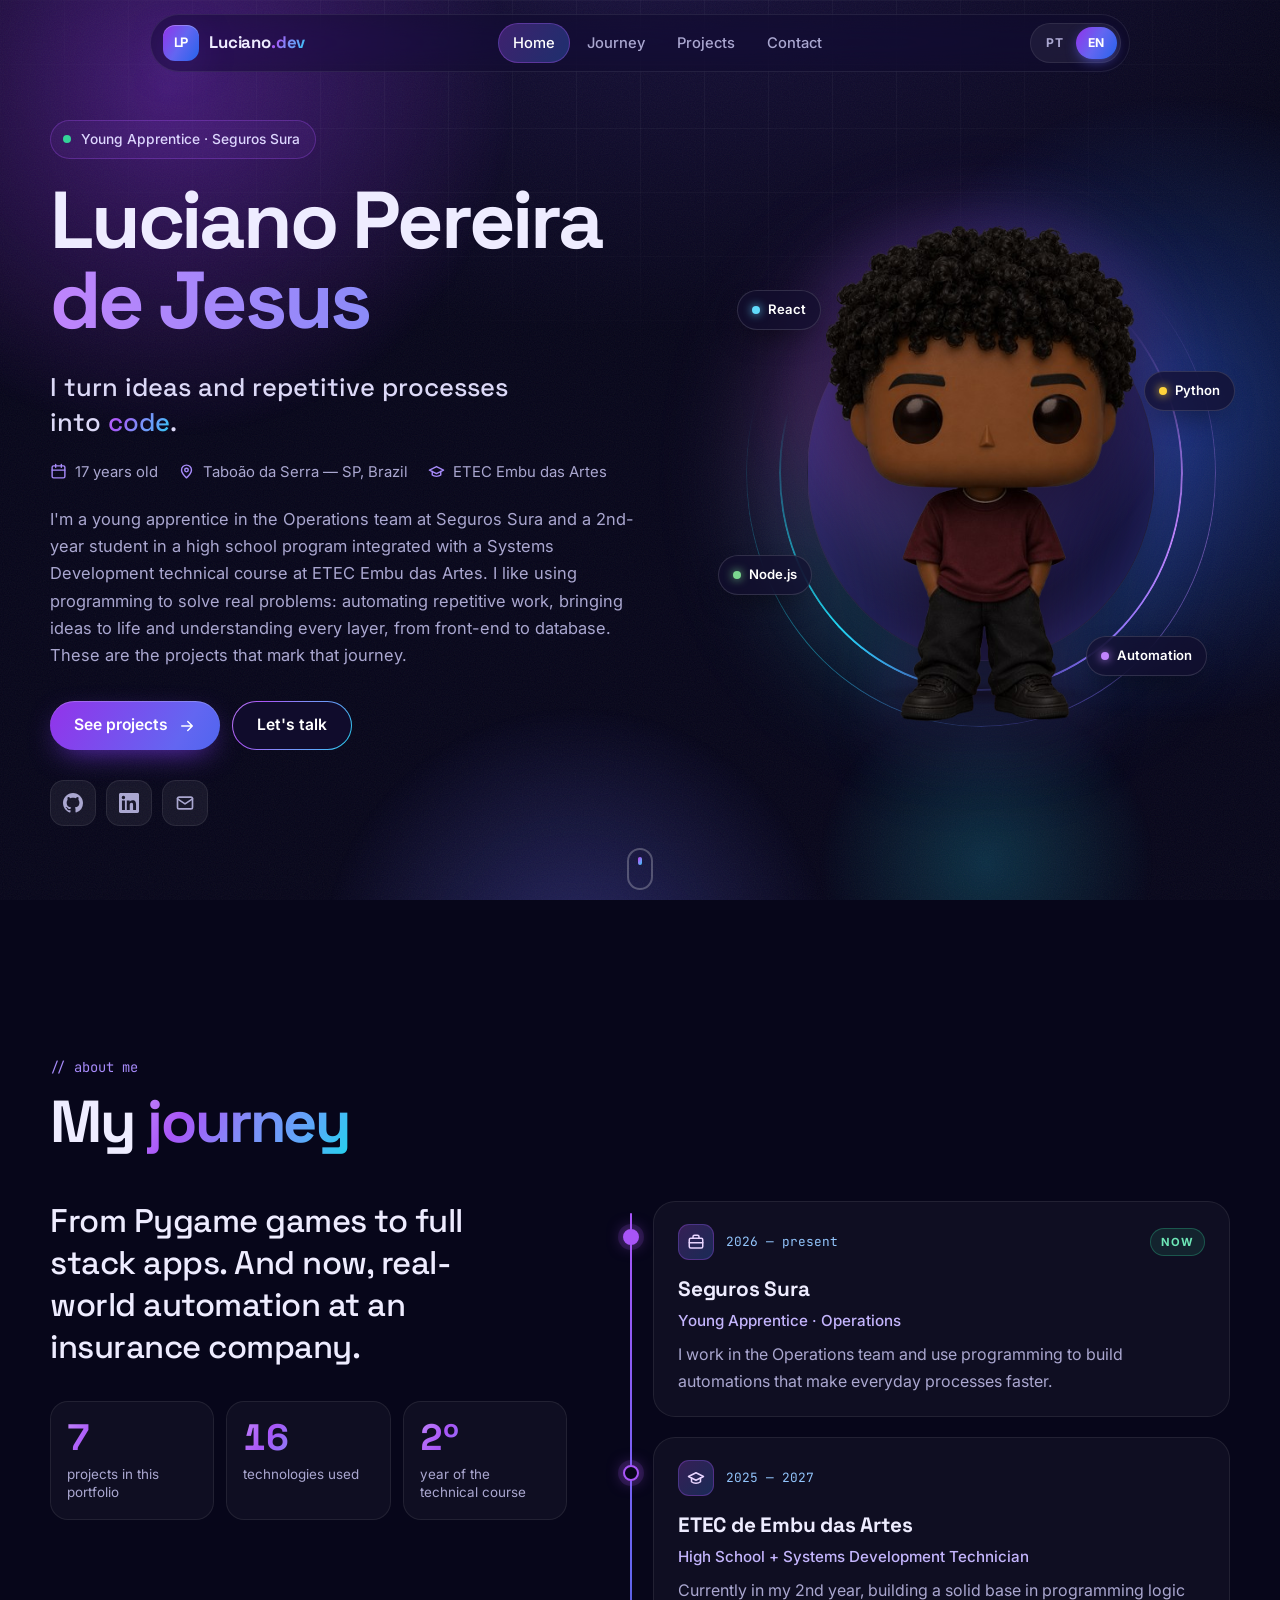
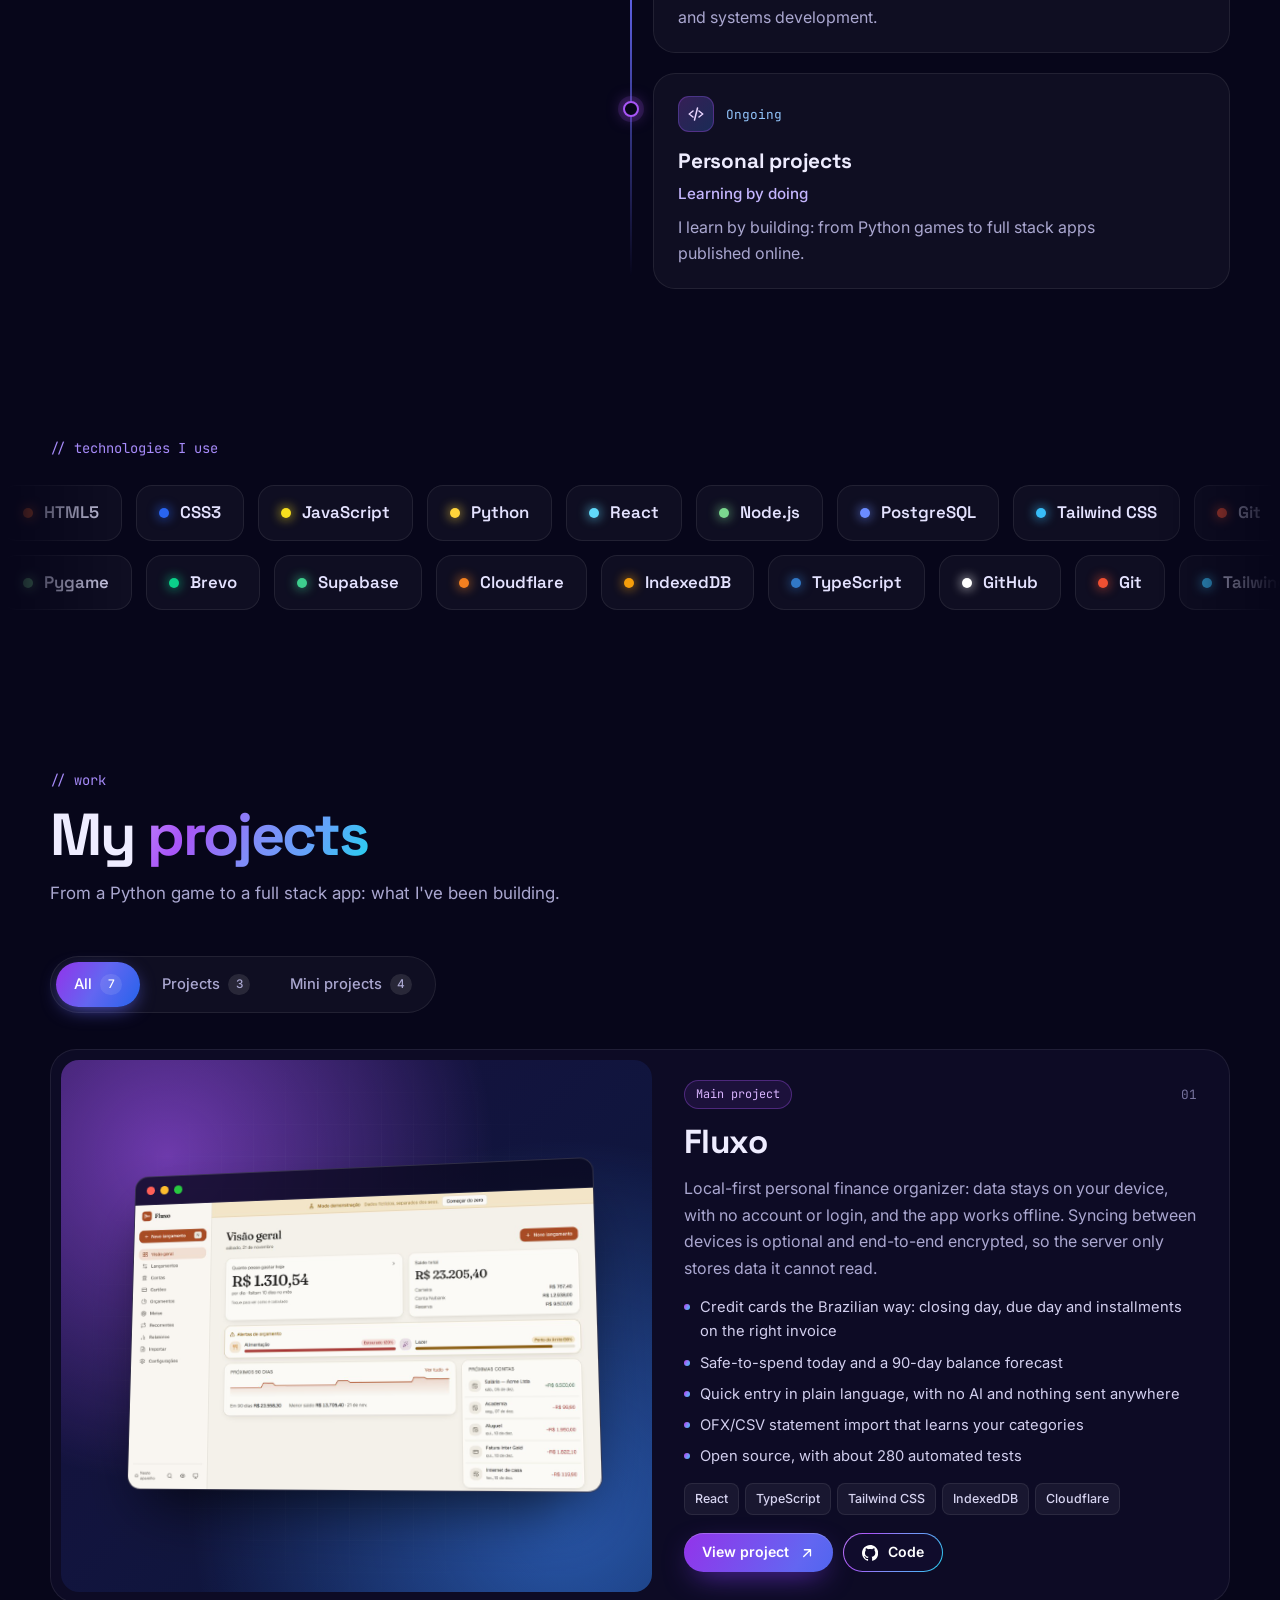
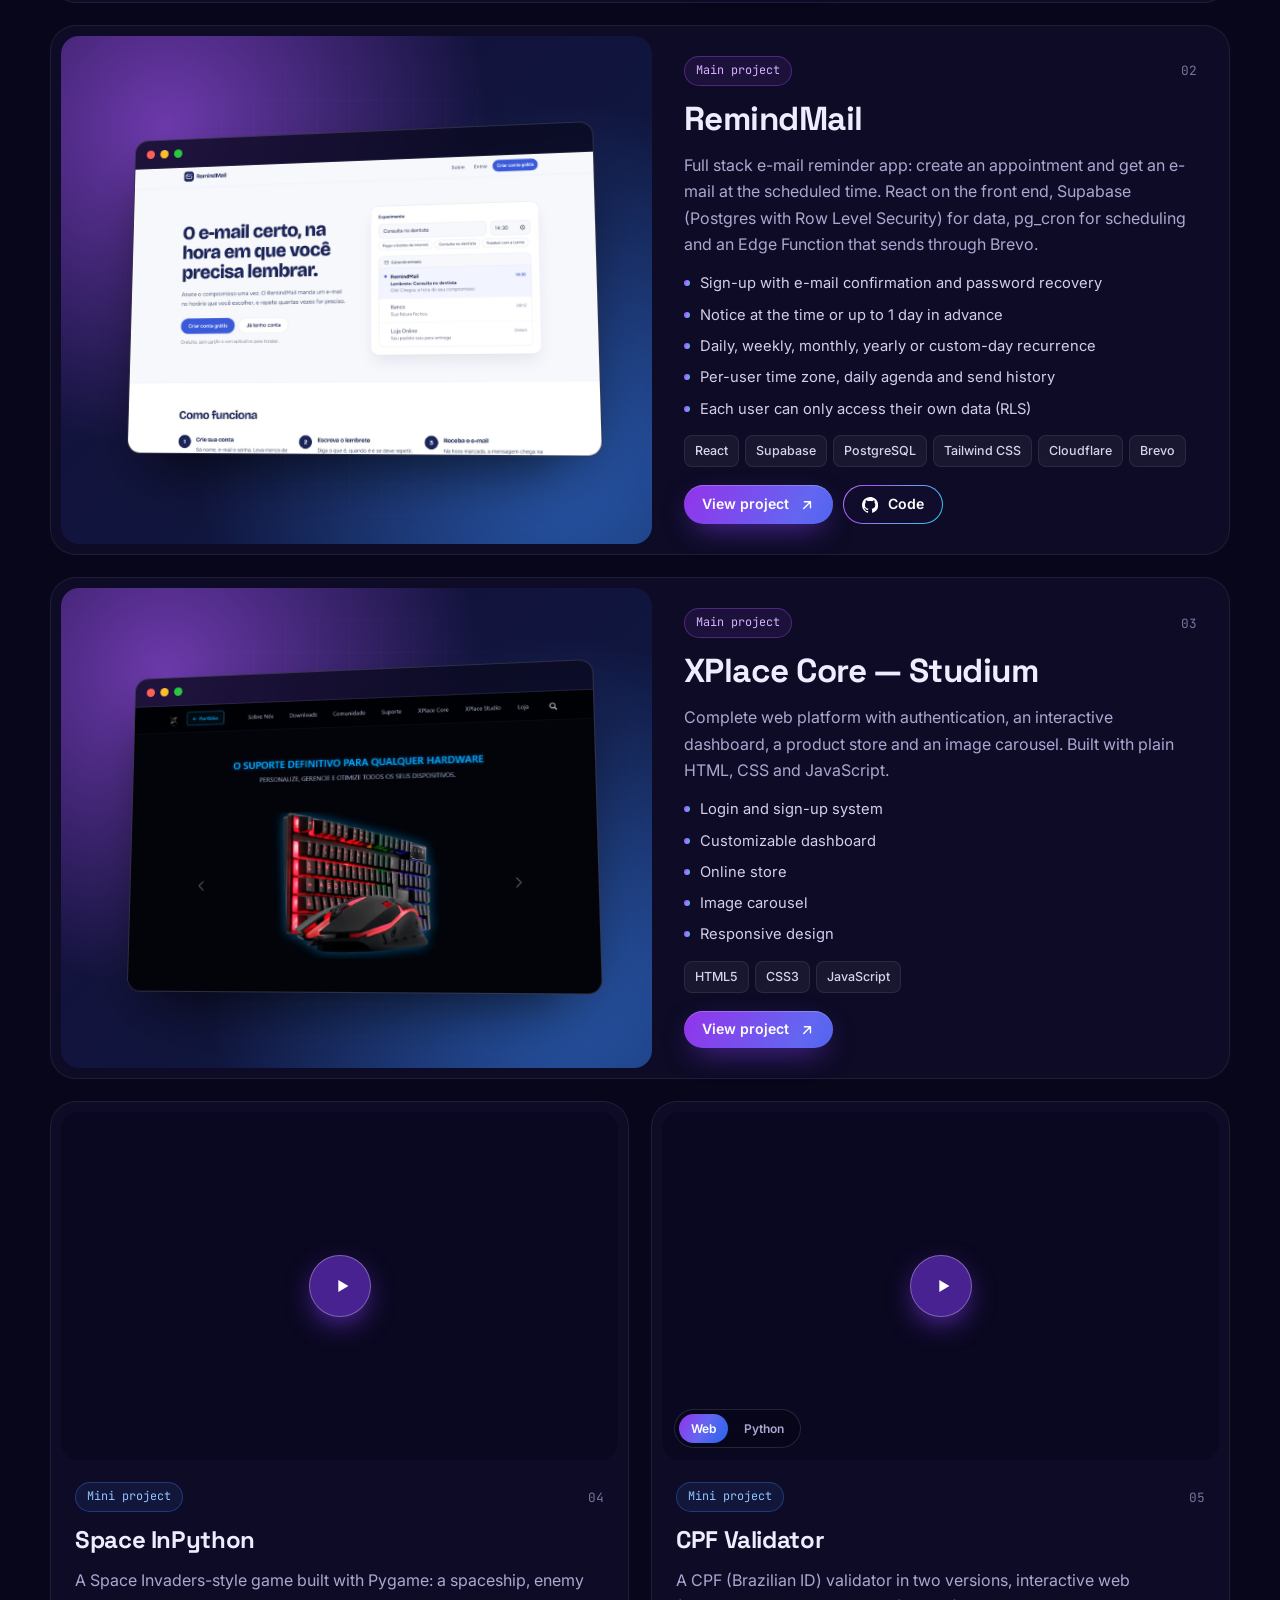
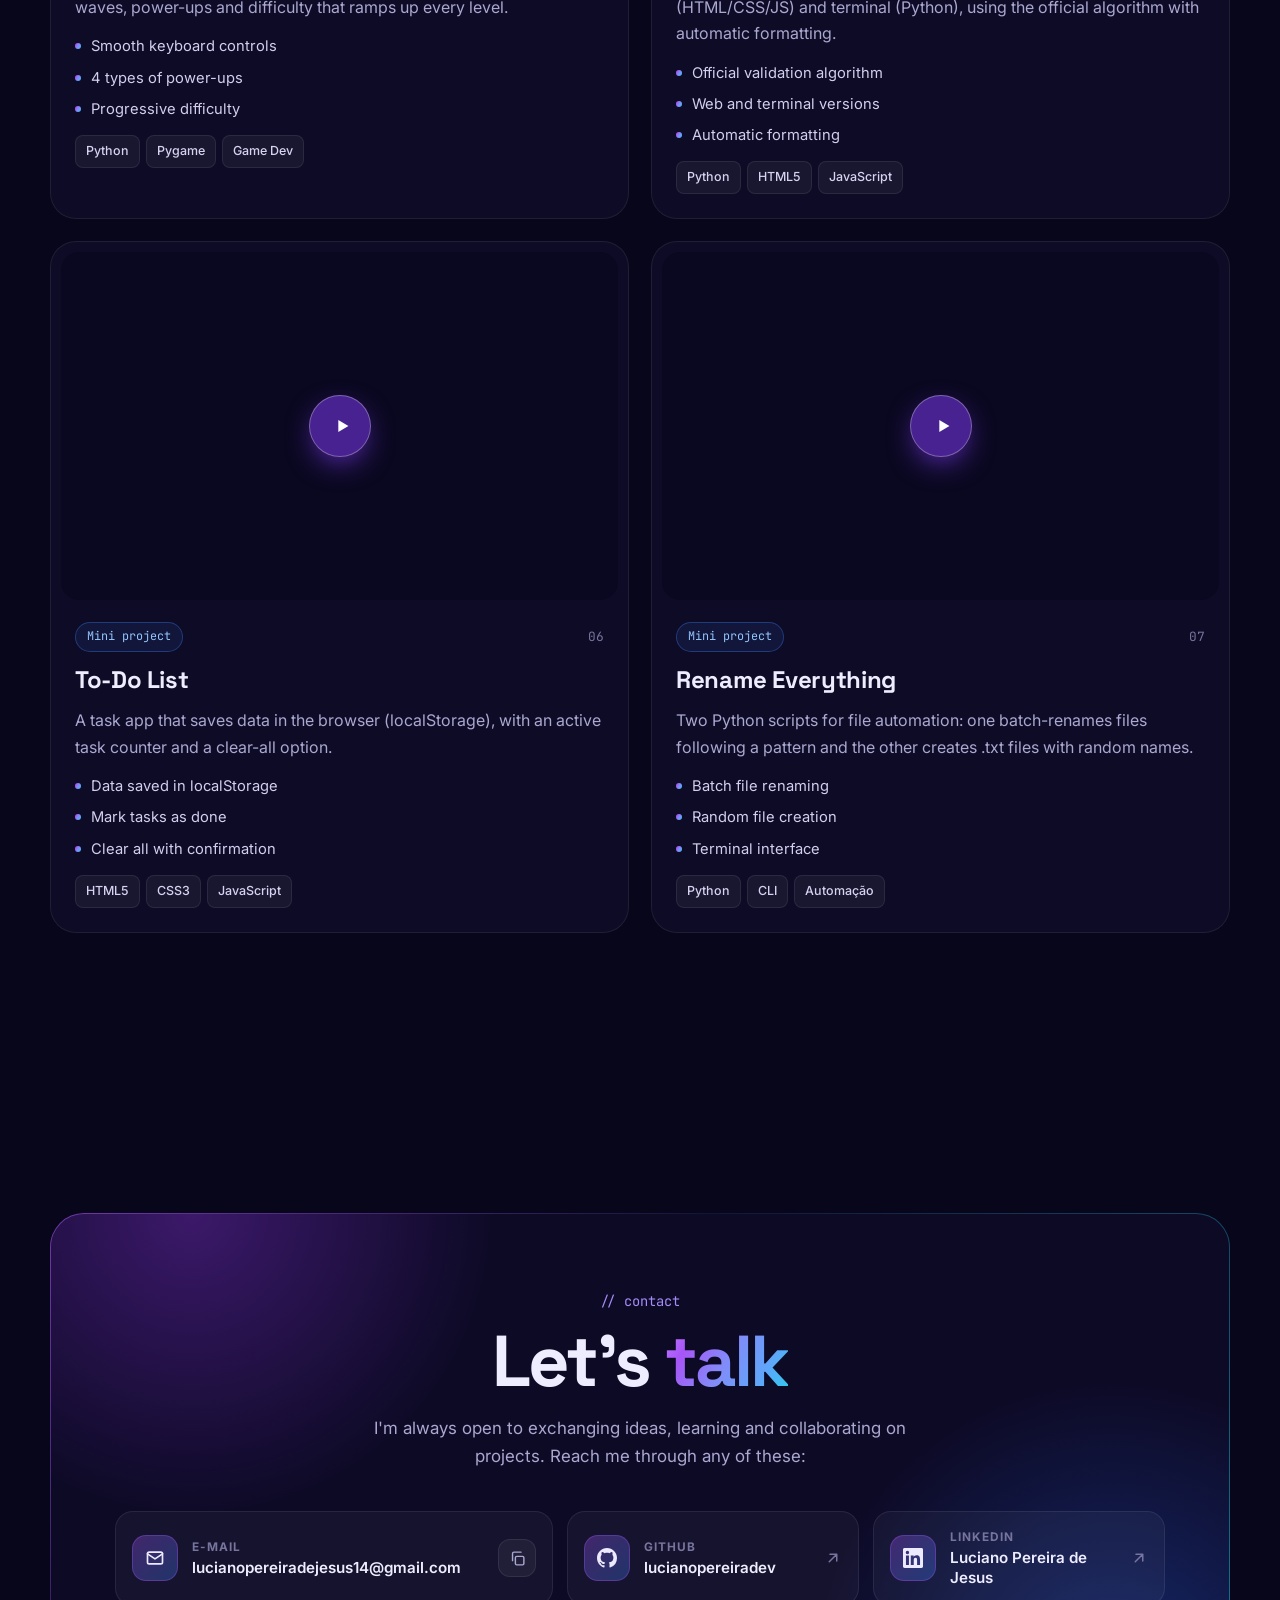
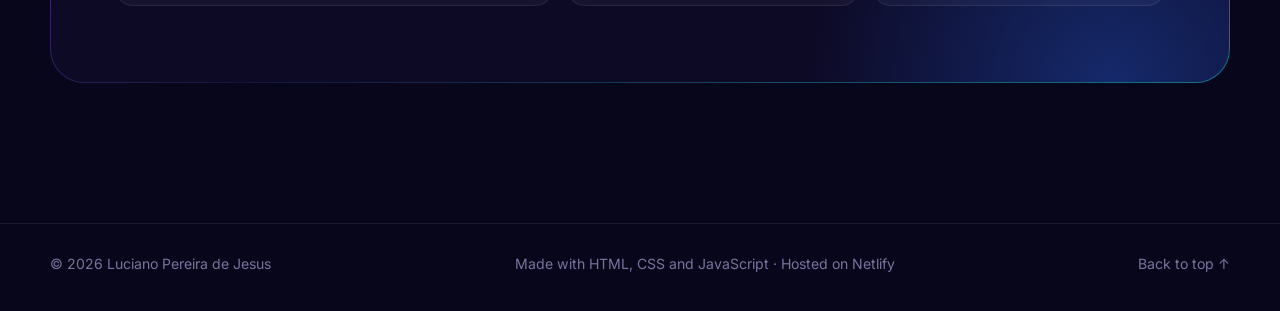
<file: index.html>
<!DOCTYPE html>
<html lang="pt-BR" class="no-js">
<head>
  <meta charset="UTF-8">
  <meta name="viewport" content="width=device-width, initial-scale=1">
  <script>document.documentElement.classList.replace('no-js', 'js');</script>

  <title>Luciano Pereira · Desenvolvedor em formação</title>
  <meta name="description" content="Luciano Pereira, desenvolvedor em formação e jovem aprendiz na Seguros Sura. Projetos em JavaScript, React, Node.js e Python, com foco em web e automação.">
  <meta name="author" content="Luciano Pereira de Jesus">
  <meta name="theme-color" content="#08061a">
  <meta name="color-scheme" content="dark">
  <link rel="canonical" href="https://lucianopdev.netlify.app/">

  <meta property="og:type" content="website">
  <meta property="og:locale" content="pt_BR">
  <meta property="og:locale:alternate" content="en_US">
  <meta property="og:site_name" content="Luciano Pereira">
  <meta property="og:title" content="Luciano Pereira · Desenvolvedor em formação">
  <meta property="og:description" content="Jovem aprendiz na Seguros Sura e estudante de Desenvolvimento de Sistemas na ETEC. Veja meus projetos em web e automação.">
  <meta property="og:url" content="https://lucianopdev.netlify.app/">
  <meta property="og:image" content="https://lucianopdev.netlify.app/assets/img/og-image.png">
  <meta property="og:image:width" content="1200">
  <meta property="og:image:height" content="630">
  <meta property="og:image:alt" content="Luciano Pereira, desenvolvedor em formação">
  <meta name="twitter:card" content="summary_large_image">
  <meta name="twitter:title" content="Luciano Pereira · Desenvolvedor em formação">
  <meta name="twitter:description" content="Jovem aprendiz na Seguros Sura e estudante de Desenvolvimento de Sistemas na ETEC. Veja meus projetos em web e automação.">
  <meta name="twitter:image" content="https://lucianopdev.netlify.app/assets/img/og-image.png">

  <link rel="icon" href="favicon.ico" sizes="32x32">
  <link rel="icon" type="image/png" href="assets/img/favicon.png">
  <link rel="apple-touch-icon" href="assets/img/apple-touch-icon.png">

  <link rel="preconnect" href="https://fonts.googleapis.com">
  <link rel="preconnect" href="https://fonts.gstatic.com" crossorigin>
  <link href="https://fonts.googleapis.com/css2?family=Inter:wght@400;500;600;700&family=JetBrains+Mono:wght@400;500&family=Space+Grotesk:wght@500;600;700&display=swap" rel="stylesheet">
  <link rel="preload" as="image" href="assets/img/funko.png">
  <link rel="stylesheet" href="assets/css/style.css">

  <script type="application/ld+json">
  {
    "@context": "https://schema.org",
    "@type": "Person",
    "name": "Luciano Pereira de Jesus",
    "url": "https://lucianopdev.netlify.app/",
    "image": "https://lucianopdev.netlify.app/assets/img/og-image.png",
    "jobTitle": "Jovem Aprendiz · Operações",
    "worksFor": { "@type": "Organization", "name": "Seguros Sura" },
    "affiliation": { "@type": "EducationalOrganization", "name": "ETEC de Embu das Artes" },
    "address": { "@type": "PostalAddress", "addressLocality": "Taboão da Serra", "addressRegion": "SP", "addressCountry": "BR" },
    "knowsAbout": ["JavaScript", "React", "Node.js", "PostgreSQL", "Python", "Automação de processos"],
    "sameAs": [
      "https://github.com/lucianopereiradev",
      "https://www.linkedin.com/in/luciano-pereira-de-jesus-b1060439a"
    ]
  }
  </script>
  <script src="assets/js/main.js" defer></script>
</head>
<body>
  <a class="skip" href="#conteudo" data-i18n="skip">Pular para o conteúdo</a>

  <div class="bg" aria-hidden="true">
    <span class="blob b1"></span>
    <span class="blob b2"></span>
    <span class="blob b3"></span>
    <span class="blob b4"></span>
    <div class="bg-grid"></div>
    <div class="bg-noise"></div>
    <div class="bg-spot"></div>
  </div>
  <div class="progress" aria-hidden="true"><span id="progress"></span></div>

  <!-- ── NAVEGAÇÃO ── -->
  <header class="nav" id="nav">
    <div class="nav-inner">
      <a href="#inicio" class="brand" aria-label="Luciano Pereira — início">
        <span class="brand-mark">LP</span>
        <span class="brand-name">Luciano<span class="grad">.dev</span></span>
      </a>

      <nav class="nav-links" id="navLinks" aria-label="Seções">
        <span class="nav-indicator" aria-hidden="true"></span>
        <a href="#inicio" data-i18n="nav.inicio">Início</a>
        <a href="#trajetoria" data-i18n="nav.trajetoria">Trajetória</a>
        <a href="#projetos" data-i18n="nav.projetos">Projetos</a>
        <a href="#contato" data-i18n="nav.contato">Contato</a>
      </nav>

      <div class="nav-actions">
        <div class="lang" role="group" aria-label="Idioma / Language">
          <button type="button" data-lang="pt" aria-pressed="true">PT</button>
          <button type="button" data-lang="en" aria-pressed="false">EN</button>
        </div>
        <button class="menu-btn" id="menuBtn" type="button" aria-expanded="false" aria-controls="navLinks"
                aria-label="Abrir menu" data-i18n-attr="aria-label:menu">
          <span></span><span></span>
        </button>
      </div>
    </div>
  </header>

  <main id="conteudo">

    <!-- ── INÍCIO ── -->
    <section class="hero" id="inicio">
      <div class="container hero-grid">
        <div class="hero-text">
          <p class="eyebrow reveal" style="--d:.05s">
            <span class="pulse" aria-hidden="true"></span>
            <span data-i18n="hero.tag">Jovem Aprendiz · Seguros Sura</span>
          </p>

          <h1 class="hero-name reveal" style="--d:.12s">
            <span>Luciano Pereira</span>
            <span class="grad-anim">de Jesus</span>
          </h1>

          <p class="hero-headline reveal" style="--d:.2s" data-i18n="hero.headline">Transformo ideias e processos repetitivos em <span class="grad">código</span>.</p>

          <ul class="hero-meta reveal" style="--d:.28s">
            <li>
              <svg viewBox="0 0 24 24" aria-hidden="true"><rect x="3" y="4" width="18" height="17" rx="2"/><path d="M16 2v4M8 2v4M3 10h18"/></svg>
              <span data-i18n="hero.idade">17 anos</span>
            </li>
            <li>
              <svg viewBox="0 0 24 24" aria-hidden="true"><path d="M12 21s-7-6.2-7-11a7 7 0 0 1 14 0c0 4.8-7 11-7 11z"/><circle cx="12" cy="10" r="2.5"/></svg>
              <span data-i18n="hero.local">Taboão da Serra — SP</span>
            </li>
            <li>
              <svg viewBox="0 0 24 24" aria-hidden="true"><path d="M22 10 12 5 2 10l10 5 10-5z"/><path d="M6 12v5c3 2.5 9 2.5 12 0v-5"/></svg>
              <span>ETEC Embu das Artes</span>
            </li>
          </ul>

          <p class="hero-bio reveal" style="--d:.36s" data-i18n="hero.bio">Sou jovem aprendiz no setor de Operações da Seguros Sura e estou no 2º ano do Ensino Médio integrado ao Técnico em Desenvolvimento de Sistemas na ETEC de Embu das Artes. Gosto de usar a programação para resolver problemas reais: automatizar o que é repetitivo, tirar ideias do papel e entender cada parte do processo, do front-end ao banco de dados. Aqui estão os projetos que marcam essa evolução.</p>

          <div class="hero-ctas reveal" style="--d:.44s">
            <a href="#projetos" class="btn btn-primary">
              <span data-i18n="hero.cta1">Ver projetos</span>
              <svg viewBox="0 0 24 24" aria-hidden="true"><path d="M5 12h14M13 6l6 6-6 6"/></svg>
            </a>
            <a href="#contato" class="btn btn-ghost"><span data-i18n="hero.cta2">Fale comigo</span></a>
          </div>

          <div class="hero-social reveal" style="--d:.52s">
            <a class="icon-btn" href="https://github.com/lucianopereiradev" target="_blank" rel="noopener" aria-label="GitHub">
              <svg viewBox="0 0 24 24" class="fill" aria-hidden="true"><path d="M12 0C5.37 0 0 5.37 0 12c0 5.31 3.435 9.795 8.205 11.385.6.105.825-.255.825-.57 0-.285-.015-1.23-.015-2.235-3.015.555-3.795-.735-4.035-1.41-.135-.345-.72-1.41-1.23-1.695-.42-.225-1.02-.78-.015-.795.945-.015 1.62.87 1.845 1.23 1.08 1.815 2.805 1.305 3.495.99.105-.78.42-1.305.765-1.605-2.67-.3-5.46-1.335-5.46-5.925 0-1.305.465-2.385 1.23-3.225-.12-.3-.54-1.53.12-3.18 0 0 1.005-.315 3.3 1.23.96-.27 1.98-.405 3-.405s2.04.135 3 .405c2.295-1.56 3.3-1.23 3.3-1.23.66 1.65.24 2.88.12 3.18.765.84 1.23 1.905 1.23 3.225 0 4.605-2.805 5.625-5.475 5.925.435.375.81 1.095.81 2.22 0 1.605-.015 2.895-.015 3.3 0 .315.225.69.825.57A12.02 12.02 0 0024 12c0-6.63-5.37-12-12-12z"/></svg>
            </a>
            <a class="icon-btn" href="https://www.linkedin.com/in/luciano-pereira-de-jesus-b1060439a" target="_blank" rel="noopener" aria-label="LinkedIn">
              <svg viewBox="0 0 24 24" class="fill" aria-hidden="true"><path d="M20.447 20.452h-3.554v-5.569c0-1.328-.027-3.037-1.852-3.037-1.853 0-2.136 1.445-2.136 2.939v5.667H9.351V9h3.414v1.561h.046c.477-.9 1.637-1.85 3.37-1.85 3.601 0 4.267 2.37 4.267 5.455v6.286zM5.337 7.433a2.062 2.062 0 01-2.063-2.065 2.064 2.064 0 112.063 2.065zm1.782 13.019H3.555V9h3.564v11.452zM22.225 0H1.771C.792 0 0 .774 0 1.729v20.542C0 23.227.792 24 1.771 24h20.451C23.2 24 24 23.227 24 22.271V1.729C24 .774 23.2 0 22.222 0h.003z"/></svg>
            </a>
            <a class="icon-btn" href="mailto:lucianopereiradejesus14@gmail.com" aria-label="E-mail">
              <svg viewBox="0 0 24 24" aria-hidden="true"><rect x="3" y="5" width="18" height="14" rx="2"/><path d="m3 7 9 6 9-6"/></svg>
            </a>
          </div>
        </div>

        <div class="hero-visual reveal" id="heroVisual" style="--d:.15s">
          <div class="halo" aria-hidden="true"></div>
          <div class="disc" aria-hidden="true"></div>
          <div class="ring" aria-hidden="true"></div>
          <div class="ring ring-2" aria-hidden="true"></div>
          <div class="floor" aria-hidden="true"></div>
          <div class="funko-wrap">
            <img class="funko" src="assets/img/funko.png" width="362" height="578" fetchpriority="high"
                 alt="Boneco estilo Funko Pop do Luciano: cabelo cacheado, camiseta vinho e calça preta"
                 data-i18n-attr="alt:hero.alt">
          </div>
          <span class="chip c1" aria-hidden="true"><i style="--c:#61dafb"></i>React</span>
          <span class="chip c2" aria-hidden="true"><i style="--c:#ffd43b"></i>Python</span>
          <span class="chip c3" aria-hidden="true"><i style="--c:#7bd88f"></i>Node.js</span>
          <span class="chip c4" aria-hidden="true"><i style="--c:#c084fc"></i><span data-i18n="hero.chip">Automação</span></span>
        </div>
      </div>

      <a href="#trajetoria" class="scroll-hint" aria-label="Rolar para baixo" data-i18n-attr="aria-label:hero.scroll"><span></span></a>
    </section>

    <!-- ── TRAJETÓRIA ── -->
    <section class="section" id="trajetoria">
      <div class="container">
        <header class="section-head reveal">
          <p class="kicker">// <span data-i18n="traj.kicker">sobre mim</span></p>
          <h2 class="section-title" data-i18n="traj.title">Minha <span class="grad">trajetória</span></h2>
        </header>

        <div class="about-grid">
          <div class="about-left reveal">
            <p class="about-lead" data-i18n="traj.lead">De jogos em Pygame a aplicações full stack. E agora, automações no dia a dia de uma seguradora.</p>
            <div class="stats" id="stats">
              <div class="stat">
                <strong class="grad" id="statProjetos">–</strong>
                <span data-i18n="traj.stat1">projetos no portfólio</span>
              </div>
              <div class="stat">
                <strong class="grad" id="statTecs">–</strong>
                <span data-i18n="traj.stat2">tecnologias usadas</span>
              </div>
              <div class="stat">
                <strong class="grad">2º</strong>
                <span data-i18n="traj.stat3">ano do técnico na ETEC</span>
              </div>
            </div>
          </div>

          <ol class="timeline">
            <li class="tl-item now reveal">
              <span class="tl-dot" aria-hidden="true"></span>
              <div class="tl-card">
                <div class="tl-top">
                  <span class="tl-ico" aria-hidden="true"><svg viewBox="0 0 24 24"><rect x="3" y="7" width="18" height="13" rx="2"/><path d="M8 7V5a2 2 0 0 1 2-2h4a2 2 0 0 1 2 2v2M3 13h18"/></svg></span>
                  <span class="tl-date" data-i18n="traj.t1.date">2026 — hoje</span>
                  <span class="badge-now" data-i18n="traj.agora">Agora</span>
                </div>
                <h3>Seguros Sura</h3>
                <p class="tl-role" data-i18n="traj.t1.role">Jovem Aprendiz · Operações</p>
                <p data-i18n="traj.t1.desc">Atuo no setor de Operações e uso a programação para criar automações que deixam os processos do dia a dia mais rápidos.</p>
              </div>
            </li>
            <li class="tl-item reveal" style="--d:.08s">
              <span class="tl-dot" aria-hidden="true"></span>
              <div class="tl-card">
                <div class="tl-top">
                  <span class="tl-ico" aria-hidden="true"><svg viewBox="0 0 24 24"><path d="M22 10 12 5 2 10l10 5 10-5z"/><path d="M6 12v5c3 2.5 9 2.5 12 0v-5"/></svg></span>
                  <span class="tl-date">2025 — 2027</span>
                </div>
                <h3>ETEC de Embu das Artes</h3>
                <p class="tl-role" data-i18n="traj.t2.role">Ensino Médio + Técnico em Desenvolvimento de Sistemas</p>
                <p data-i18n="traj.t2.desc">Cursando o 2º ano, com base em lógica de programação e desenvolvimento de sistemas.</p>
              </div>
            </li>
            <li class="tl-item reveal" style="--d:.16s">
              <span class="tl-dot" aria-hidden="true"></span>
              <div class="tl-card">
                <div class="tl-top">
                  <span class="tl-ico" aria-hidden="true"><svg viewBox="0 0 24 24"><path d="m8 8-5 4 5 4M16 8l5 4-5 4M14 4l-4 16"/></svg></span>
                  <span class="tl-date" data-i18n="traj.t3.date">Em paralelo</span>
                </div>
                <h3 data-i18n="traj.t3.title">Projetos pessoais</h3>
                <p class="tl-role" data-i18n="traj.t3.role">Aprendendo na prática</p>
                <p data-i18n="traj.t3.desc">Aprendo construindo: de jogos em Python a aplicações full stack publicadas na internet.</p>
              </div>
            </li>
          </ol>
        </div>
      </div>
    </section>

    <!-- ── TECNOLOGIAS ── -->
    <section class="stack" aria-labelledby="stackTitle">
      <div class="container">
        <p class="kicker reveal">// <span id="stackTitle" data-i18n="stack.title">tecnologias que uso</span></p>
      </div>
      <div class="marquee"><div class="marquee-track" id="marqueeA"></div></div>
      <div class="marquee reverse"><div class="marquee-track" id="marqueeB"></div></div>
    </section>

    <!-- ── PROJETOS ── -->
    <section class="section" id="projetos">
      <div class="container">
        <header class="section-head reveal">
          <p class="kicker">// <span data-i18n="proj.kicker">trabalhos</span></p>
          <h2 class="section-title" data-i18n="proj.title">Meus <span class="grad">projetos</span></h2>
          <p class="section-sub" data-i18n="proj.sub">Do jogo em Python à aplicação full stack: o que venho construindo.</p>
        </header>

        <div class="filters reveal" role="group" aria-label="Filtrar projetos" data-i18n-attr="aria-label:proj.filtrar">
          <span class="filter-pill" aria-hidden="true"></span>
          <button type="button" class="filter" data-filter="todos" aria-pressed="true">
            <span data-i18n="proj.f.todos">Todos</span><span class="count" data-count-for="todos"></span>
          </button>
          <button type="button" class="filter" data-filter="projeto" aria-pressed="false">
            <span data-i18n="proj.f.projeto">Projetos</span><span class="count" data-count-for="projeto"></span>
          </button>
          <button type="button" class="filter" data-filter="mini" aria-pressed="false">
            <span data-i18n="proj.f.mini">Mini projetos</span><span class="count" data-count-for="mini"></span>
          </button>
        </div>

        <div class="projects" id="projectsGrid">
          <div class="card skeleton feature" aria-hidden="true"></div>
          <div class="card skeleton" aria-hidden="true"></div>
          <div class="card skeleton" aria-hidden="true"></div>
        </div>
        <p class="state" id="projectsState" hidden></p>
        <noscript><p class="state">Ative o JavaScript para ver os projetos.</p></noscript>
      </div>
    </section>

    <!-- ── CONTATO ── -->
    <section class="section" id="contato">
      <div class="container">
        <div class="contact-panel reveal">
          <div class="contact-glow" aria-hidden="true"></div>
          <p class="kicker">// <span data-i18n="contato.kicker">contato</span></p>
          <h2 class="contact-title" data-i18n="contato.title">Vamos <span class="grad">conversar?</span></h2>
          <p class="contact-text" data-i18n="contato.text">Estou sempre aberto a trocar ideias, aprender e colaborar em projetos. Me chama por um destes canais:</p>

          <div class="contact-grid">
            <div class="contact-card">
              <a class="contact-link" href="mailto:lucianopereiradejesus14@gmail.com">
                <span class="contact-ico"><svg viewBox="0 0 24 24" aria-hidden="true"><rect x="3" y="5" width="18" height="14" rx="2"/><path d="m3 7 9 6 9-6"/></svg></span>
                <span class="contact-info">
                  <span class="contact-label">E-mail</span>
                  <span class="contact-value">lucianopereiradejesus14@gmail.com</span>
                </span>
              </a>
              <button class="copy-btn" id="copyEmail" type="button" aria-label="Copiar e-mail" data-i18n-attr="aria-label:contato.copiar">
                <svg viewBox="0 0 24 24" aria-hidden="true"><rect x="9" y="9" width="12" height="12" rx="2"/><path d="M5 15V5a2 2 0 0 1 2-2h10"/></svg>
              </button>
            </div>
            <a class="contact-card" href="https://github.com/lucianopereiradev" target="_blank" rel="noopener">
              <span class="contact-link">
                <span class="contact-ico"><svg viewBox="0 0 24 24" class="fill" aria-hidden="true"><path d="M12 0C5.37 0 0 5.37 0 12c0 5.31 3.435 9.795 8.205 11.385.6.105.825-.255.825-.57 0-.285-.015-1.23-.015-2.235-3.015.555-3.795-.735-4.035-1.41-.135-.345-.72-1.41-1.23-1.695-.42-.225-1.02-.78-.015-.795.945-.015 1.62.87 1.845 1.23 1.08 1.815 2.805 1.305 3.495.99.105-.78.42-1.305.765-1.605-2.67-.3-5.46-1.335-5.46-5.925 0-1.305.465-2.385 1.23-3.225-.12-.3-.54-1.53.12-3.18 0 0 1.005-.315 3.3 1.23.96-.27 1.98-.405 3-.405s2.04.135 3 .405c2.295-1.56 3.3-1.23 3.3-1.23.66 1.65.24 2.88.12 3.18.765.84 1.23 1.905 1.23 3.225 0 4.605-2.805 5.625-5.475 5.925.435.375.81 1.095.81 2.22 0 1.605-.015 2.895-.015 3.3 0 .315.225.69.825.57A12.02 12.02 0 0024 12c0-6.63-5.37-12-12-12z"/></svg></span>
                <span class="contact-info">
                  <span class="contact-label">GitHub</span>
                  <span class="contact-value">lucianopereiradev</span>
                </span>
              </span>
              <svg class="contact-arrow" viewBox="0 0 24 24" aria-hidden="true"><path d="M7 17 17 7M8 7h9v9"/></svg>
            </a>
            <a class="contact-card" href="https://www.linkedin.com/in/luciano-pereira-de-jesus-b1060439a" target="_blank" rel="noopener">
              <span class="contact-link">
                <span class="contact-ico"><svg viewBox="0 0 24 24" class="fill" aria-hidden="true"><path d="M20.447 20.452h-3.554v-5.569c0-1.328-.027-3.037-1.852-3.037-1.853 0-2.136 1.445-2.136 2.939v5.667H9.351V9h3.414v1.561h.046c.477-.9 1.637-1.85 3.37-1.85 3.601 0 4.267 2.37 4.267 5.455v6.286zM5.337 7.433a2.062 2.062 0 01-2.063-2.065 2.064 2.064 0 112.063 2.065zm1.782 13.019H3.555V9h3.564v11.452zM22.225 0H1.771C.792 0 0 .774 0 1.729v20.542C0 23.227.792 24 1.771 24h20.451C23.2 24 24 23.227 24 22.271V1.729C24 .774 23.2 0 22.222 0h.003z"/></svg></span>
                <span class="contact-info">
                  <span class="contact-label">LinkedIn</span>
                  <span class="contact-value">Luciano Pereira de Jesus</span>
                </span>
              </span>
              <svg class="contact-arrow" viewBox="0 0 24 24" aria-hidden="true"><path d="M7 17 17 7M8 7h9v9"/></svg>
            </a>
          </div>
        </div>
      </div>
    </section>
  </main>

  <footer class="footer">
    <div class="container footer-inner">
      <p>© <span id="year">2026</span> Luciano Pereira de Jesus</p>
      <p data-i18n="footer.feito">Feito com HTML, CSS e JavaScript · Hospedado na Netlify</p>
      <a href="#inicio" class="to-top" data-i18n="footer.topo">Voltar ao topo ↑</a>
    </div>
  </footer>

  <div class="toast" id="toast" role="status" aria-live="polite"></div>

  <dialog class="lightbox" id="lightbox" aria-label="Vídeo do projeto">
    <button class="lightbox-close" type="button" aria-label="Fechar" data-i18n-attr="aria-label:ui.fechar">
      <svg viewBox="0 0 24 24" aria-hidden="true"><path d="M6 6l12 12M18 6 6 18"/></svg>
    </button>
    <video controls playsinline></video>
    <p class="lightbox-caption"></p>
  </dialog>
</body>
</html>
</file>
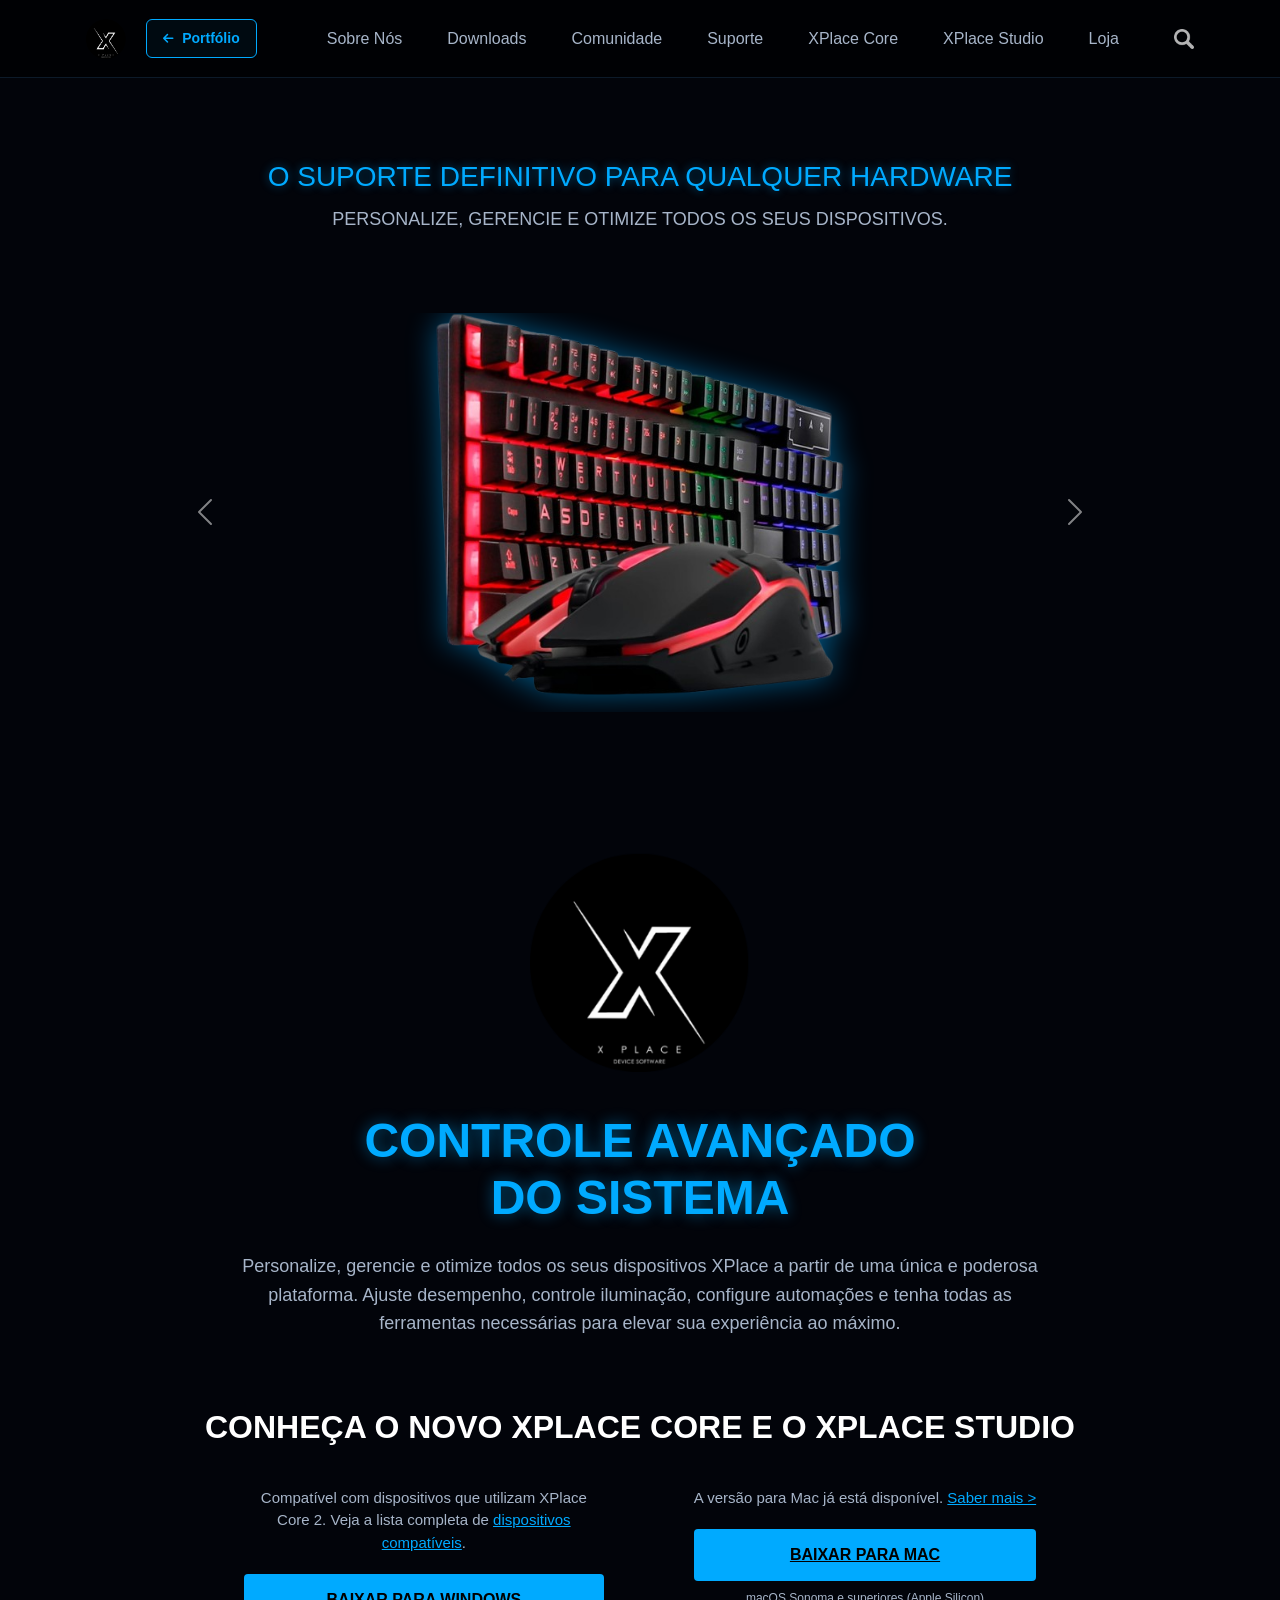
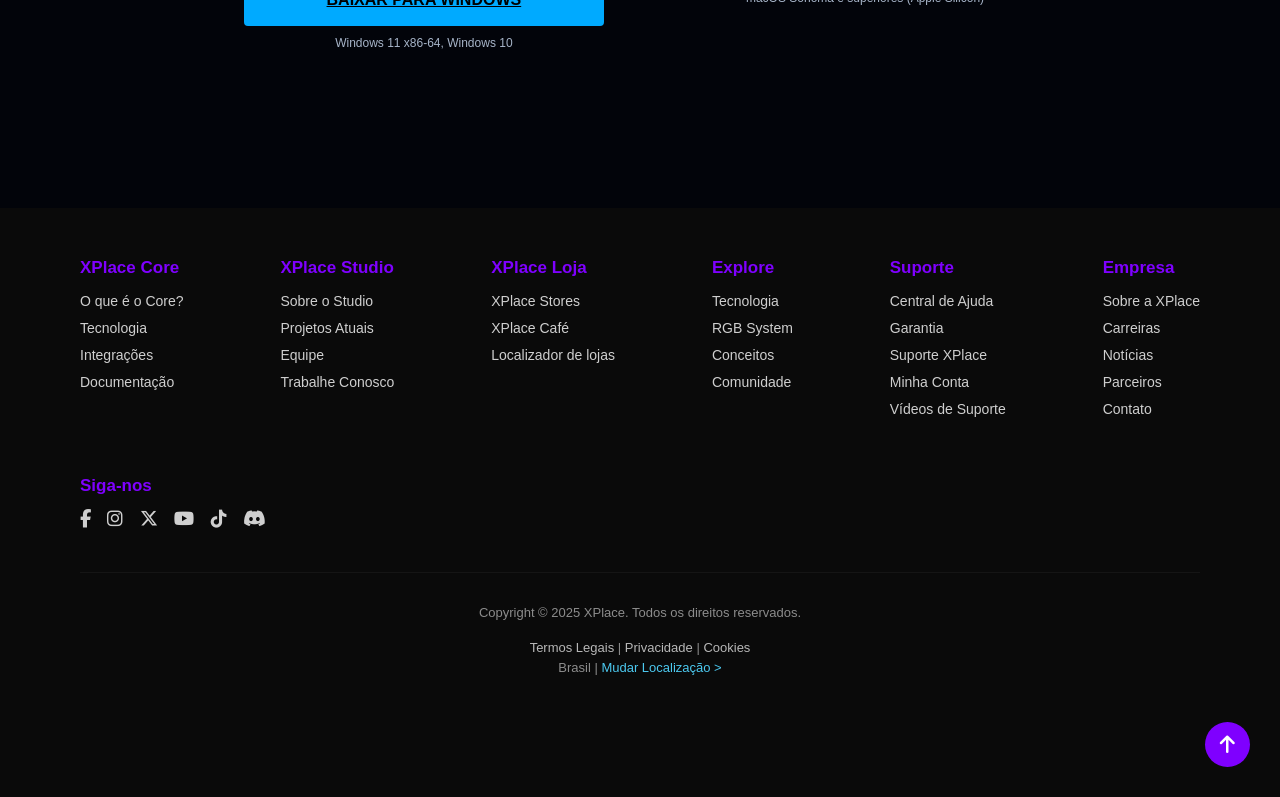
<file: projetos/xplace/index.html>
<!DOCTYPE html>
<html lang="pt-br">

<head>
  <meta charset="UTF-8" />
  <meta name="viewport" content="width=device-width, initial-scale=1.0" />
  <title>XPlace - Dashboard</title>
  <link rel="icon" type="image/png" href="logo_us.png">

  <link href="https://cdn.jsdelivr.net/npm/bootstrap@5.3.8/dist/css/bootstrap.min.css" rel="stylesheet">
  <link rel="stylesheet" href="https://cdnjs.cloudflare.com/ajax/libs/font-awesome/6.5.0/css/all.min.css">
  <link rel="stylesheet" href="dashboard.css" />
  <script src="dashboard.js" defer></script>

</head>

<body>
  <header class="navbar">
    <div class="logo">
      <a href="index.html" class="nav-logo">
        <img src="logo_us.png" alt="XPlace">
      </a>
      <a href="../../#projetos" class="back-to-portfolio" title="Voltar ao portfólio">
        <i class="fas fa-arrow-left"></i> Portfólio
      </a>
    </div>

    <ul class="nav-links">
      <li><a href="sobre.html">Sobre Nós</a></li>
      <li><a href="downloads.html">Downloads</a></li>
      <li><a href="comunidade.html">Comunidade</a></li>
      <li><a href="suporte.html">Suporte</a></li>

      <li><a href="core.html">XPlace Core</a></li>
      <li><a href="studio.html">XPlace Studio</a></li>
      <li><a href="loja.html">Loja</a></li>

      <!-- LUPA NO FIM DO MENU -->
      <li class="search-area">
        <button id="searchToggle" class="search-btn">
          <img src="lupa.png" alt="buscar">
        </button>

        <div class="search-box" id="searchBox">
          <input type="text" id="searchInput" placeholder="Buscar...">
          <button id="searchButton">OK</button>
        </div>
      </li>
    </ul>

  </header>


  <section class="hero">
    <h2>O SUPORTE DEFINITIVO PARA QUALQUER HARDWARE</h2>
    <p>PERSONALIZE, GERENCIE E OTIMIZE TODOS OS SEUS DISPOSITIVOS.</p>
  </section>

  <section class="carousel-area">
    <div id="carouselExample" class="carousel slide">
      <div class="carousel-inner">
        <div class="carousel-item active">
          <img src="carousel-images/t_m_2-removebg-preview.png" class="d-block w-100" alt="">
        </div>
        <div class="carousel-item">
          <img src="carousel-images/t_m_1-removebg-preview.png" class="d-block w-100" alt="">
        </div>
        <div class="carousel-item">
          <img src="carousel-images/t_m_3.png" class="d-block w-100" alt="">
        </div>
      </div>

      <button class="carousel-control-prev" type="button" data-bs-target="#carouselExample" data-bs-slide="prev">
        <span class="carousel-control-prev-icon"></span>
      </button>

      <button class="carousel-control-next" type="button" data-bs-target="#carouselExample" data-bs-slide="next">
        <span class="carousel-control-next-icon"></span>
      </button>
    </div>
  </section>

  <section class="xp-section">
    <img src="logo_us.png" class="xp-logo" alt="XPLACE">

    <h1 class="xp-title">CONTROLE AVANÇADO<br>DO SISTEMA</h1>

    <p class="xp-desc">
      Personalize, gerencie e otimize todos os seus dispositivos XPlace a partir de uma única e poderosa plataforma.
      Ajuste desempenho, controle iluminação, configure automações e tenha todas as ferramentas necessárias para
      elevar sua experiência ao máximo.
    </p>

    <h2 class="xp-subtitle">
      CONHEÇA O NOVO XPLACE CORE E O XPLACE STUDIO
    </h2>

    <div class="xp-columns">
      <div class="xp-col">
        <p class="xp-small">
          Compatível com dispositivos que utilizam XPlace Core 2.
          Veja a lista completa de <a href="#">dispositivos compatíveis</a>.
        </p>
        <a href="#" class="xp-btn blue">BAIXAR PARA WINDOWS</a>
        <p class="xp-os">Windows 11 x86-64, Windows 10</p>
      </div>

      <div class="xp-col">
        <p class="xp-small">
          A versão para Mac já está disponível.
          <a href="#">Saber mais ></a>
        </p>
        <a href="#" class="xp-btn blue">BAIXAR PARA MAC</a>
        <p class="xp-os">macOS Sonoma e superiores (Apple Silicon)</p>
      </div>
    </div>
  </section>


  <footer class="footer">
    <div class="footer-container">

      <div class="footer-column">
        <h3>XPlace Core</h3>
        <a href="core.html">O que é o Core?</a>
        <a href="core.html">Tecnologia</a>
        <a href="core.html">Integrações</a>
        <a href="core.html">Documentação</a>
      </div>

      <div class="footer-column">
        <h3>XPlace Studio</h3>
        <a href="studio.html">Sobre o Studio</a>
        <a href="studio.html">Projetos Atuais</a>
        <a href="studio.html">Equipe</a>
        <a href="studio.html">Trabalhe Conosco</a>
      </div>

      <div class="footer-column">
        <h3>XPlace Loja</h3>
        <a href="#">XPlace Stores</a>
        <a href="#">XPlace Café</a>
        <a href="#">Localizador de lojas</a>
      </div>

      <div class="footer-column">
        <h3>Explore</h3>
        <a href="#">Tecnologia</a>
        <a href="#">RGB System</a>
        <a href="#">Conceitos</a>
        <a href="#">Comunidade</a>
      </div>

      <div class="footer-column">
        <h3>Suporte</h3>
        <a href="#">Central de Ajuda</a>
        <a href="#">Garantia</a>
        <a href="#">Suporte XPlace</a>
        <a href="#">Minha Conta</a>
        <a href="#">Vídeos de Suporte</a>
      </div>

      <div class="footer-column">
        <h3>Empresa</h3>
        <a href="#">Sobre a XPlace</a>
        <a href="#">Carreiras</a>
        <a href="#">Notícias</a>
        <a href="#">Parceiros</a>
        <a href="#">Contato</a>
      </div>

      <div class="footer-column social">
        <h3>Siga-nos</h3>
        <div class="social-icons">
          <i class="fa-brands fa-facebook-f"></i>
          <i class="fa-brands fa-instagram"></i>
          <i class="fa-brands fa-x-twitter"></i>
          <i class="fa-brands fa-youtube"></i>
          <i class="fa-brands fa-tiktok"></i>
          <i class="fa-brands fa-discord"></i>
        </div>
      </div>

    </div>


    <div class="footer-bottom">
      <p>Copyright © 2025 XPlace. Todos os direitos reservados.</p>

      <div class="footer-links">
        <a href="#">Termos Legais</a>
        <span>|</span>
        <a href="#">Privacidade</a>
        <span>|</span>
        <a href="#">Cookies</a>
      </div>

      <div class="footer-country">
        <span>Brasil</span> | <a href="#">Mudar Localização ></a>
      </div>
    </div>

    <div class="back-to-top" onclick="window.scrollTo({top:0, behavior:'smooth'})">
      <i class="fa-solid fa-arrow-up"></i>
    </div>
  </footer>


  <script src="https://cdn.jsdelivr.net/npm/bootstrap@5.3.8/dist/js/bootstrap.bundle.min.js"></script>

</body>

</html>
</file>
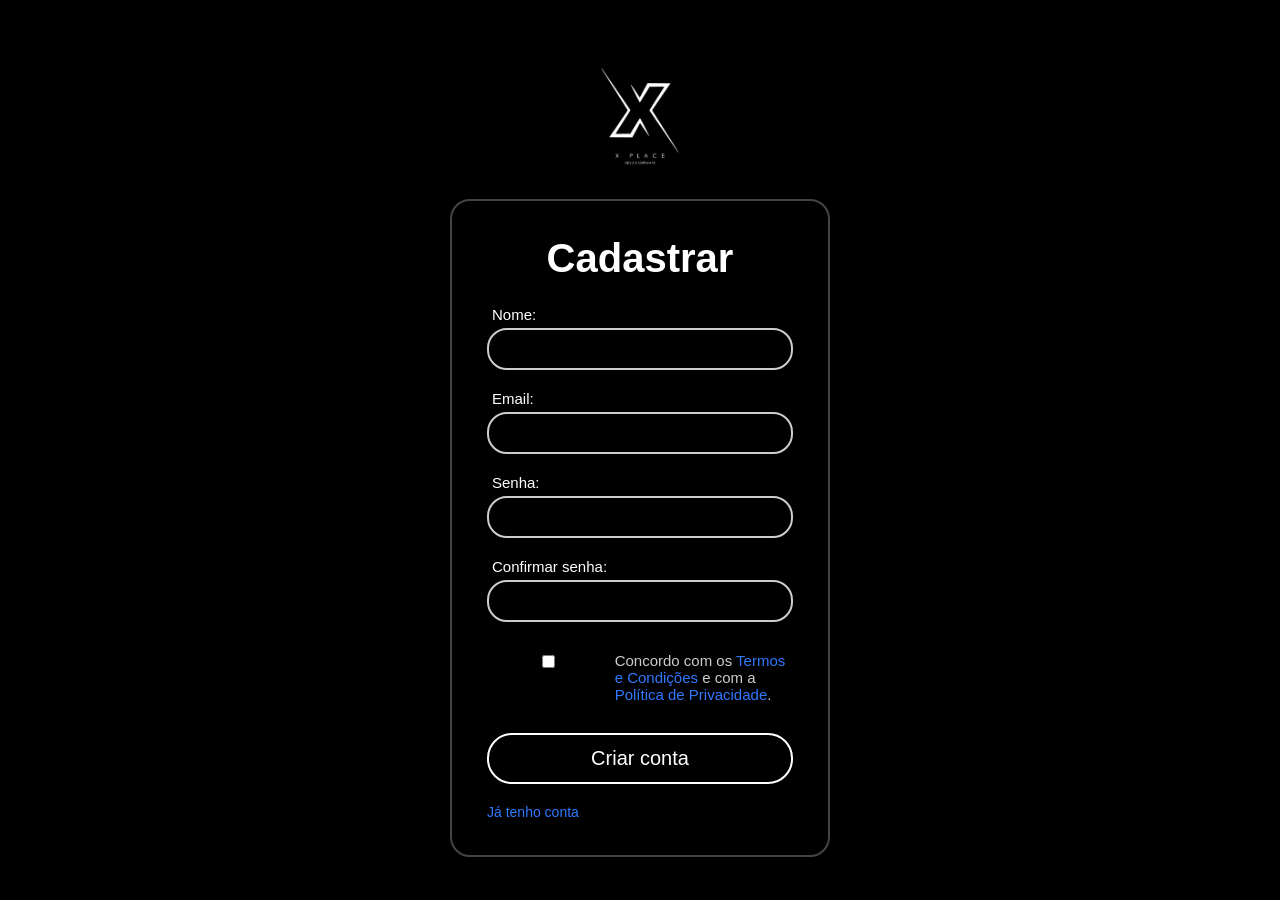
<file: projetos/xplace/cadastro.html>
<!DOCTYPE html>
<html lang="pt-br">

<head>
    <meta charset="UTF-8">
    <meta name="viewport" content="width=device-width, initial-scale=1.0">
    <title>XPLACE - Sign In</title>
    <link rel="stylesheet" href="login.css">
    <script src="cadastro.js" defer></script>
</head>

<body>

    <div class="container">

        <img src="logo.png" class="logo" alt="XPLACE">

        <div class="card">
            <h1>Cadastrar</h1>

            <label for="nome">Nome:</label>
            <input type="text" id="nome">

            <label for="email">Email:</label>
            <input type="email" id="email">

            <label for="senha">Senha:</label>
            <input type="password" id="senha">

            <label for="confirmar">Confirmar senha:</label>
            <input type="password" id="confirmar">

            <!-- Termos e Condições -->
            <div class="terms">
                <label class="terms-box">
                    <input type="checkbox" id="tc">
                    <span>
                        Concordo com os
                        <a href="#" class="terms-link">Termos e Condições</a>
                        e com a
                        <a href="#" class="terms-link">Política de Privacidade</a>.
                    </span>
                </label>
            </div>

            <button class="btn">Criar conta</button>

            <div class="links">
                <a href="login.html">Já tenho conta</a>
            </div>
        </div>

    </div>

    <!-- Notificação de erro -->
    <div id="notify" class="notify">
        <div class="loader"></div>
        <span id="notifyText">Preencha todos os campos obrigatórios.</span>
    </div>


    <!-- Alert de sucesso -->
    <div id="popup" class="popup">
        <div class="popup-box">
            <h2>Conta criada!</h2>
            <p>Seu cadastro foi concluído com sucesso.</p>
            <button id="popupBtn">OK</button>
        </div>
    </div>


</body>

</html>
</file>
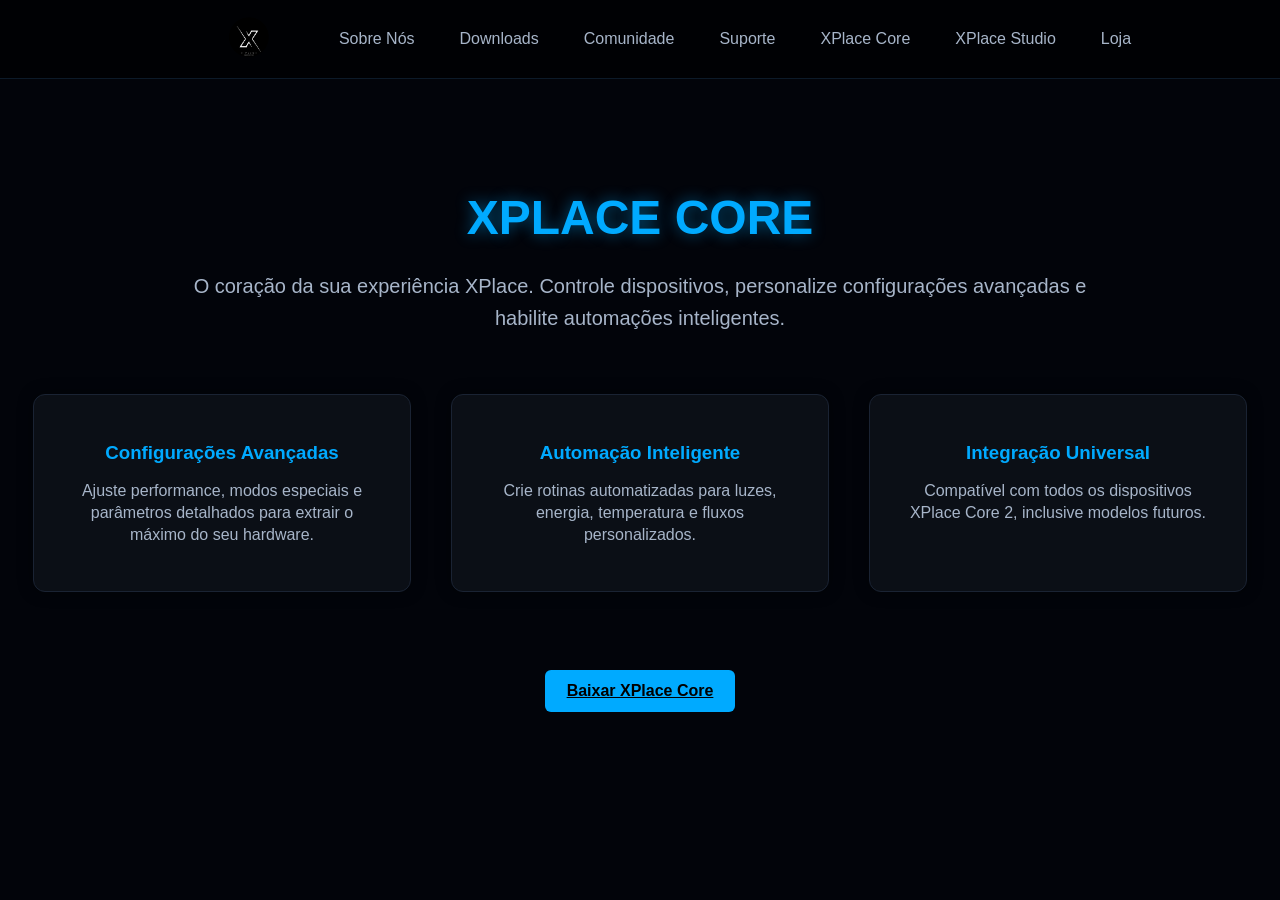
<file: projetos/xplace/core.html>
<!DOCTYPE html>
<html lang="pt-br">

<head>
  <meta charset="UTF-8">
  <title>XPlace Core</title>

  <link rel="stylesheet" href="dashboard.css">
  <link rel="icon" type="image/png" href="logo_us.png">
</head>

<body>

  <!-- NAVBAR (MESMA DO DASHBOARD) -->
  <header class="navbar">
    <div class="logo">
      <a href="index.html" class="nav-logo">
        <img src="logo_us.png" alt="XPlace">
      </a>

    </div>

    <ul class="nav-links">
      <li><a href="sobre.html">Sobre Nós</a></li>
      <li><a href="downloads.html">Downloads</a></li>
      <li><a href="comunidade.html">Comunidade</a></li>
      <li><a href="suporte.html">Suporte</a></li>
      <li><a href="core.html" class="active">XPlace Core</a></li>
      <li><a href="studio.html">XPlace Studio</a></li>
      <li><a href="loja.html">Loja</a></li>
    </ul>
  </header>

  <!-- CONTEÚDO -->
  <section class="page-content">

    <h1 class="page-title">XPLACE CORE</h1>
    <p class="page-subtitle">
      O coração da sua experiência XPlace. Controle dispositivos, personalize configurações
      avançadas e habilite automações inteligentes.
    </p>

    <div class="feature-grid">

      <div class="feature-card">
        <h3>Configurações Avançadas</h3>
        <p>Ajuste performance, modos especiais e parâmetros detalhados para extrair o máximo do seu hardware.</p>
      </div>

      <div class="feature-card">
        <h3>Automação Inteligente</h3>
        <p>Crie rotinas automatizadas para luzes, energia, temperatura e fluxos personalizados.</p>
      </div>

      <div class="feature-card">
        <h3>Integração Universal</h3>
        <p>Compatível com todos os dispositivos XPlace Core 2, inclusive modelos futuros.</p>
      </div>

    </div>

    <div style="text-align:center; margin-top:60px;">
      <a class="blue-btn" href="#">Baixar XPlace Core</a>
    </div>

  </section>

</body>

</html>
</file>
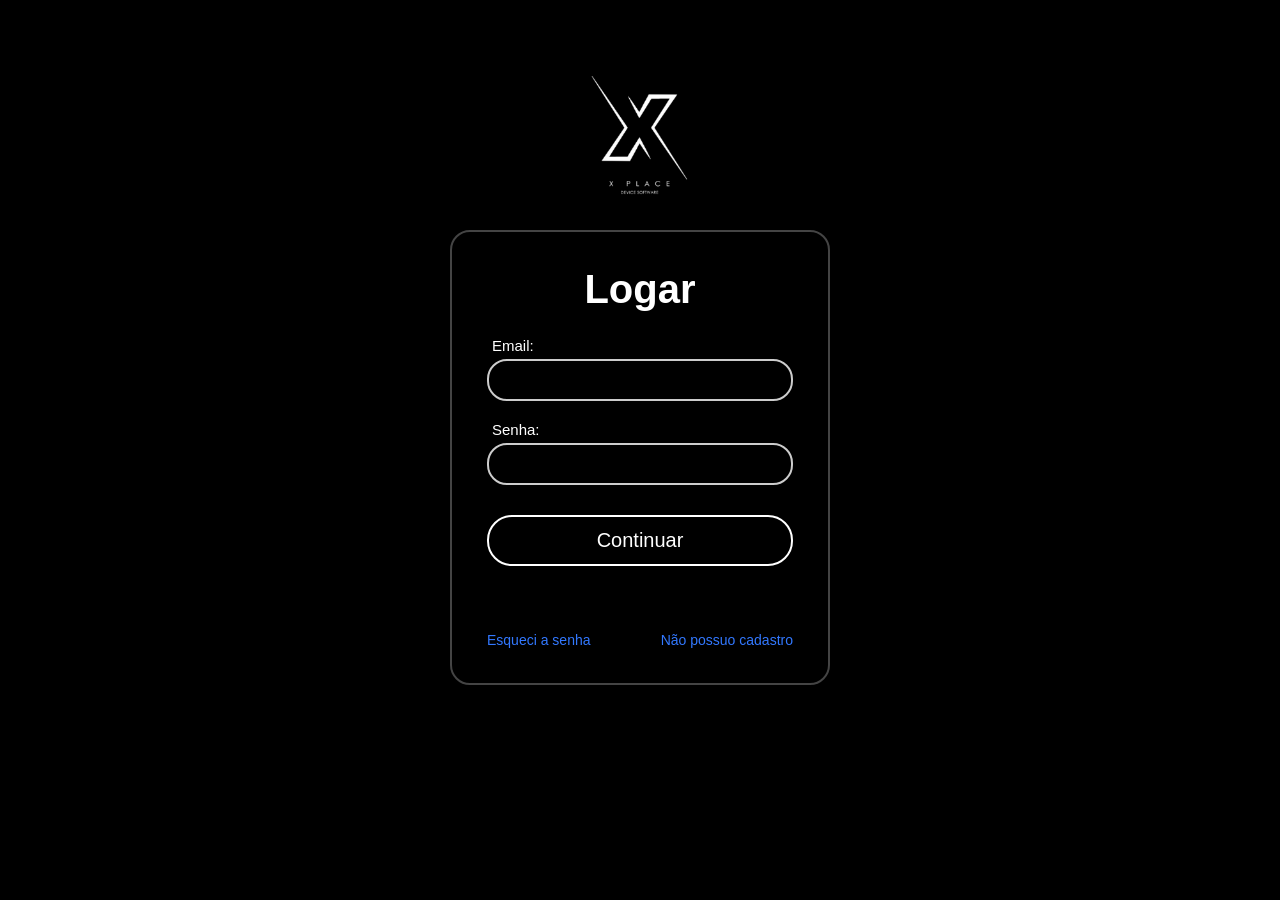
<file: projetos/xplace/login.html>
<!DOCTYPE html>
<html lang="en">

<head>
    <meta charset="UTF-8">
    <meta name="viewport" content="width=device-width, initial-scale=1.0">
    <title>XPlace - Login</title>
    <link rel="stylesheet" href="login.css">
    <script src="login.js" defer></script>
     <link rel="icon" type="image/png" href="logo_us.png">
</head>

<body>
    <div class="container">

        <img src="logo_us.png" class="logo" alt="XPLACE">

        <div class="card">
            <h1>Logar</h1>

            <label for="email">Email:</label>
            <input type="email" id="email">

            <label for="senha">Senha:</label>
            <input type="password" id="senha">

            <button class="btn" onclick="fazerLogin()">Continuar</button>

            <div id="notif" class="notif hidden">Conta não encontrada.</div>

            <div class="links">
                <a href="#">Esqueci a senha</a>
                <a href="cadastro.html">Não possuo cadastro</a>
            </div>
        </div>

    </div>

</body>

</html>
</file>
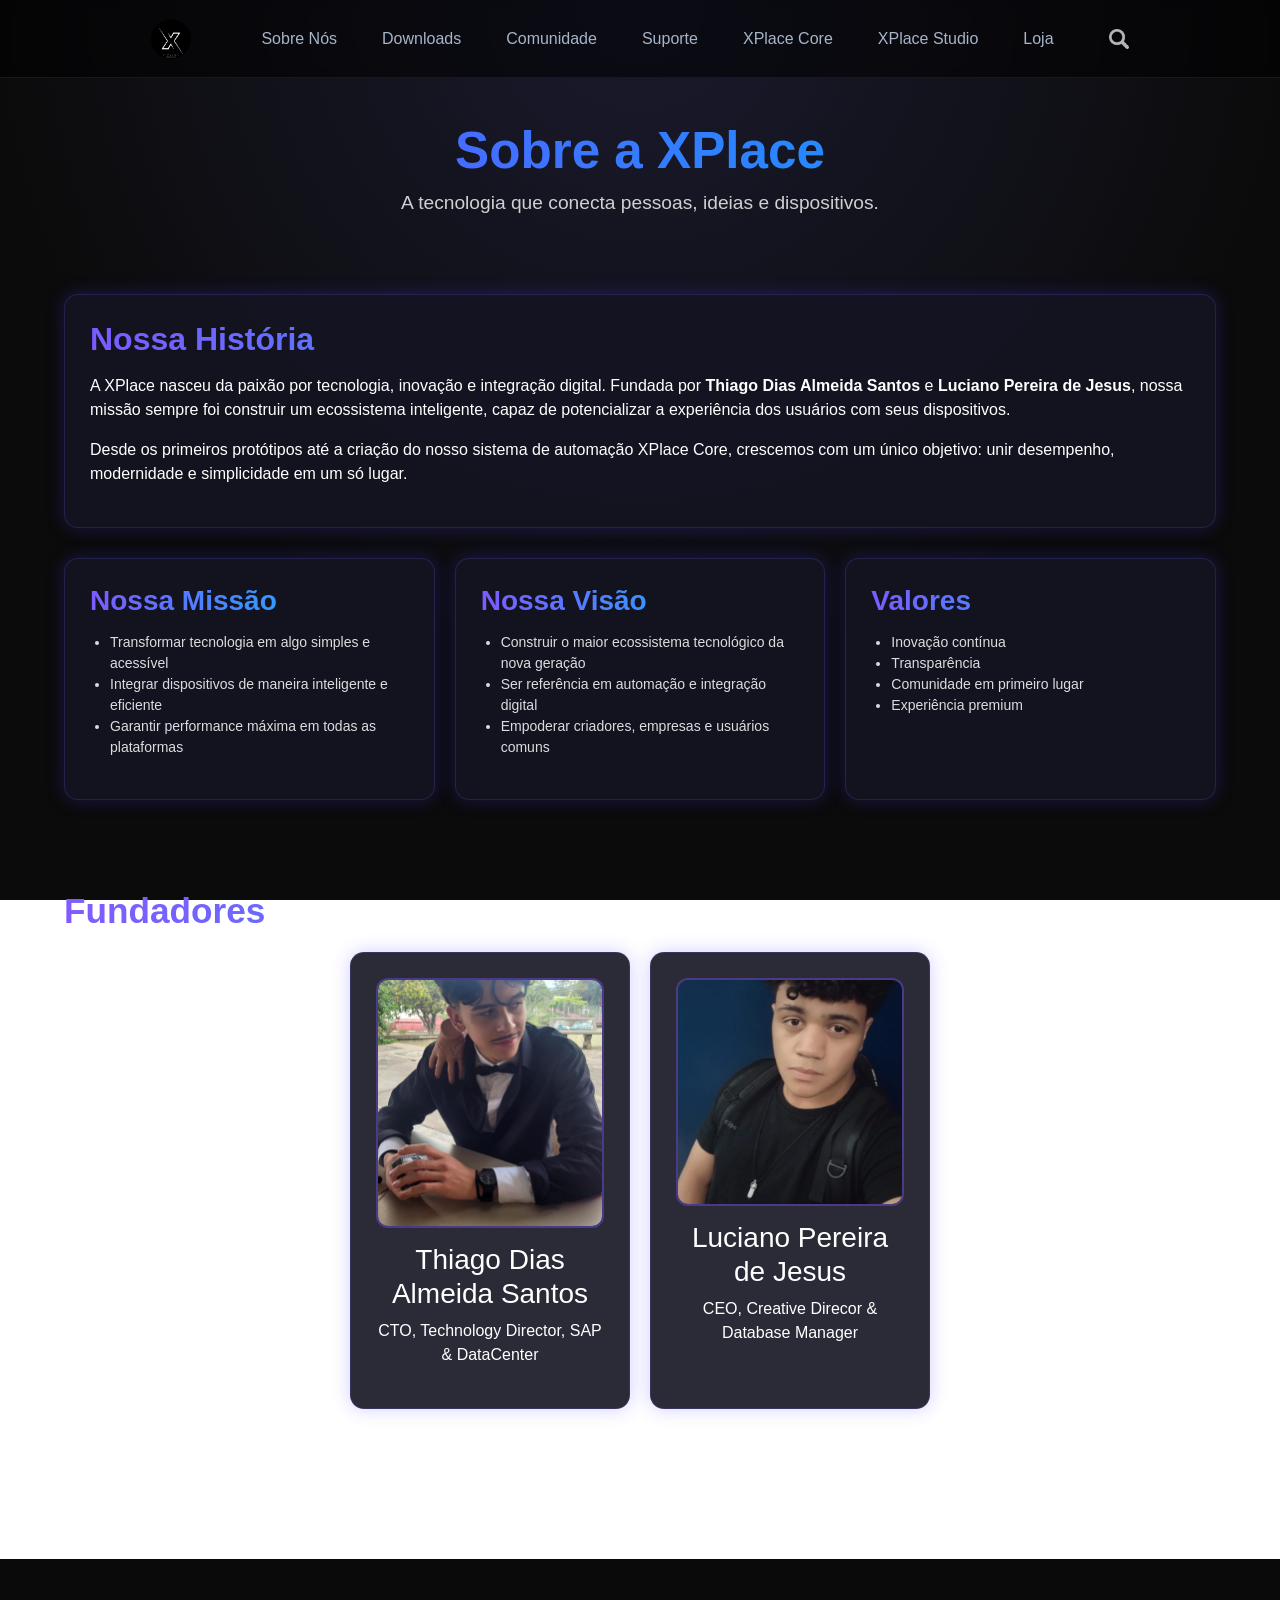
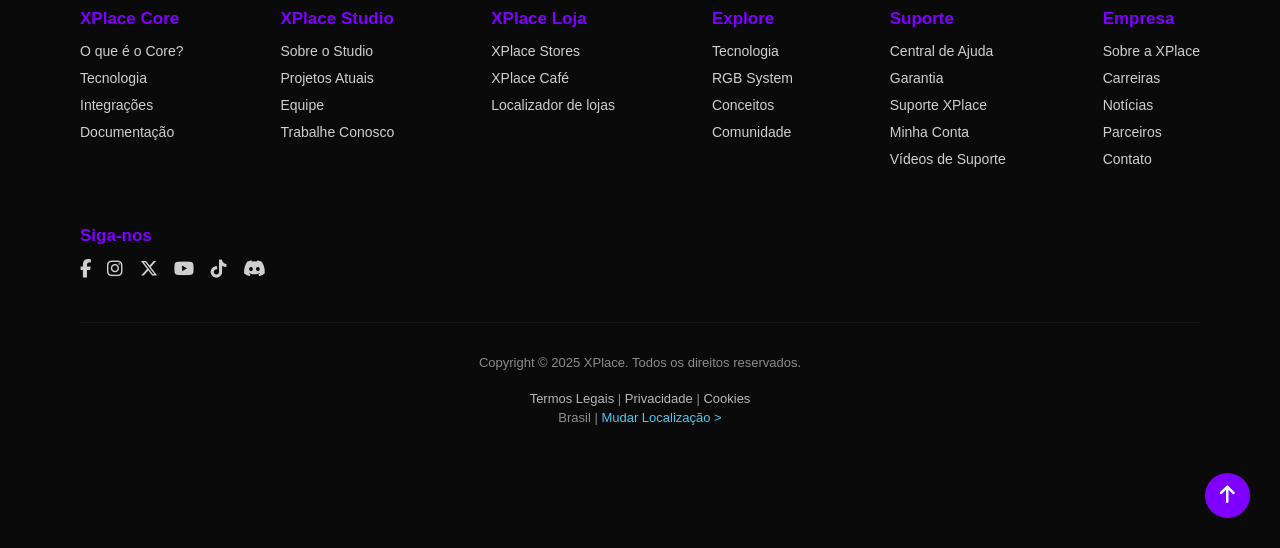
<file: projetos/xplace/sobre.html>
<!DOCTYPE html>
<html lang="pt-br">

<head>
    <meta charset="UTF-8" />
    <meta name="viewport" content="width=device-width, initial-scale=1.0" />
    <title>XPlace - Sobre Nós</title>

    <link href="https://cdn.jsdelivr.net/npm/bootstrap@5.3.8/dist/css/bootstrap.min.css" rel="stylesheet">
    <link rel="stylesheet" href="https://cdnjs.cloudflare.com/ajax/libs/font-awesome/6.5.0/css/all.min.css">
    <link rel="stylesheet" href="dashboard.css" />
    <link rel="stylesheet" href="sobre.css" />
    <link rel="icon" type="image/png" href="logo_us.png">
</head>

<body>

    <!-- NAVBAR ORIGINAL -->
    <header class="navbar">
        <div class="logo">
            <a href="index.html" class="nav-logo">
                <img src="logo_us.png" alt="XPlace">
            </a>
        </div>

        <ul class="nav-links">
            <li><a href="sobre.html">Sobre Nós</a></li>
            <li><a href="downloads.html">Downloads</a></li>
            <li><a href="comunidade.html">Comunidade</a></li>
            <li><a href="suporte.html">Suporte</a></li>

            <li><a href="core.html">XPlace Core</a></li>
            <li><a href="studio.html">XPlace Studio</a></li>
            <li><a href="loja.html">Loja</a></li>

            <li class="search-area">
                <button id="searchToggle" class="search-btn">
                    <img src="lupa.png" alt="buscar">
                </button>

                <div class="search-box" id="searchBox">
                    <input type="text" id="searchInput" placeholder="Buscar...">
                    <button id="searchButton">OK</button>
                </div>
            </li>
        </ul>
    </header>

    <!-- CONTEÚDO SOBRE NÓS -->
    <section class="sobre-hero">
        <h1>Sobre a XPlace</h1>
        <p>A tecnologia que conecta pessoas, ideias e dispositivos.</p>
    </section>

    <section class="sobre-container">

        <div class="sobre-card">
            <h2>Nossa História</h2>
            <p>
                A XPlace nasceu da paixão por tecnologia, inovação e integração digital. Fundada por
                <strong>Thiago Dias Almeida Santos</strong> e
                <strong>Luciano Pereira de Jesus</strong>, nossa missão sempre foi construir um ecossistema inteligente,
                capaz de potencializar a experiência dos usuários com seus dispositivos.
            </p>

            <p>
                Desde os primeiros protótipos até a criação do nosso sistema de automação XPlace Core, crescemos com um
                único
                objetivo: unir desempenho, modernidade e simplicidade em um só lugar.
            </p>
        </div>

        <div class="sobre-row">
            <div class="sobre-card small">
                <h3>Nossa Missão</h3>
                <ul>
                    <li>Transformar tecnologia em algo simples e acessível</li>
                    <li>Integrar dispositivos de maneira inteligente e eficiente</li>
                    <li>Garantir performance máxima em todas as plataformas</li>
                </ul>
            </div>

            <div class="sobre-card small">
                <h3>Nossa Visão</h3>
                <ul>
                    <li>Construir o maior ecossistema tecnológico da nova geração</li>
                    <li>Ser referência em automação e integração digital</li>
                    <li>Empoderar criadores, empresas e usuários comuns</li>
                </ul>
            </div>

            <div class="sobre-card small">
                <h3>Valores</h3>
                <ul>
                    <li>Inovação contínua</li>
                    <li>Transparência</li>
                    <li>Comunidade em primeiro lugar</li>
                    <li>Experiência premium</li>
                </ul>
            </div>
        </div>

        <h2 class="sobre-section-title">Fundadores</h2>

        <div class="sobre-row founders">
            <div class="sobre-founder">
                <div class="founder-img">
                    <img src="thiago.jpg" alt="Thiago Dias Almeida Santos" class="foto-thiago">
                </div>
                <h3>Thiago Dias Almeida Santos</h3>
                <p>CTO, Technology Director, SAP & DataCenter</p>
            </div>

            <div class="sobre-founder">
                <div class="founder-img">
                    <img src="CEO.jpg" alt="Luciano Pereira de Jesus">
                </div>
                <h3>Luciano Pereira de Jesus</h3>
                <p>CEO, Creative Direcor & Database Manager</p>
            </div>
        </div>

    </section>

    <!-- FOOTER ORIGINAL -->
    <footer class="footer">
        <div class="footer-container">

            <div class="footer-column">
                <h3>XPlace Core</h3>
                <a href="core.html">O que é o Core?</a>
                <a href="core.html">Tecnologia</a>
                <a href="core.html">Integrações</a>
                <a href="core.html">Documentação</a>
            </div>

            <div class="footer-column">
                <h3>XPlace Studio</h3>
                <a href="studio.html">Sobre o Studio</a>
                <a href="studio.html">Projetos Atuais</a>
                <a href="studio.html">Equipe</a>
                <a href="studio.html">Trabalhe Conosco</a>
            </div>

            <div class="footer-column">
                <h3>XPlace Loja</h3>
                <a href="#">XPlace Stores</a>
                <a href="#">XPlace Café</a>
                <a href="#">Localizador de lojas</a>
            </div>

            <div class="footer-column">
                <h3>Explore</h3>
                <a href="#">Tecnologia</a>
                <a href="#">RGB System</a>
                <a href="#">Conceitos</a>
                <a href="#">Comunidade</a>
            </div>

            <div class="footer-column">
                <h3>Suporte</h3>
                <a href="#">Central de Ajuda</a>
                <a href="#">Garantia</a>
                <a href="#">Suporte XPlace</a>
                <a href="#">Minha Conta</a>
                <a href="#">Vídeos de Suporte</a>
            </div>

            <div class="footer-column">
                <h3>Empresa</h3>
                <a href="#">Sobre a XPlace</a>
                <a href="#">Carreiras</a>
                <a href="#">Notícias</a>
                <a href="#">Parceiros</a>
                <a href="#">Contato</a>
            </div>

            <div class="footer-column social">
                <h3>Siga-nos</h3>
                <div class="social-icons">
                    <i class="fa-brands fa-facebook-f"></i>
                    <i class="fa-brands fa-instagram"></i>
                    <i class="fa-brands fa-x-twitter"></i>
                    <i class="fa-brands fa-youtube"></i>
                    <i class="fa-brands fa-tiktok"></i>
                    <i class="fa-brands fa-discord"></i>
                </div>
            </div>

        </div>

        <div class="footer-bottom">
            <p>Copyright © 2025 XPlace. Todos os direitos reservados.</p>
            <div class="footer-links">
                <a href="#">Termos Legais</a>
                <span>|</span>
                <a href="#">Privacidade</a>
                <span>|</span>
                <a href="#">Cookies</a>
            </div>
            <div class="footer-country">
                <span>Brasil</span> | <a href="#">Mudar Localização ></a>
            </div>
        </div>

        <div class="back-to-top" onclick="window.scrollTo({ top: 0, behavior: 'smooth' })">
            <i class="fa-solid fa-arrow-up"></i>
        </div>
    </footer>

</body>

</html>
</file>
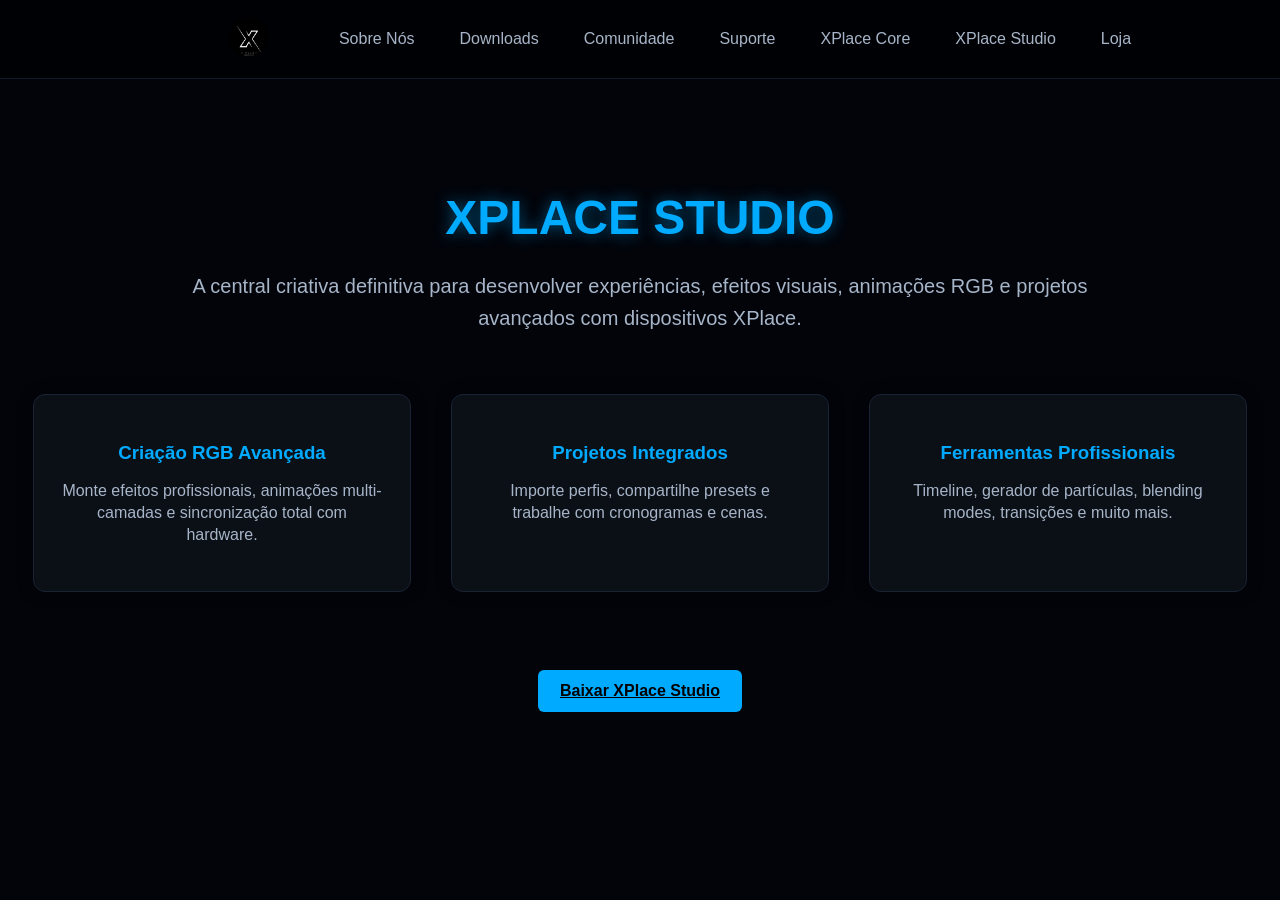
<file: projetos/xplace/studio.html>
<!DOCTYPE html>
<html lang="pt-br">

<head>
  <meta charset="UTF-8">
  <title>XPlace Studio</title>

  <link rel="stylesheet" href="dashboard.css">
  <link rel="icon" type="image/png" href="logo_us.png">
</head>

<body>

  <!-- NAVBAR -->
  <header class="navbar">
    <div class="logo">
      <a href="index.html" class="nav-logo">
        <img src="logo_us.png" alt="XPlace">
      </a>

    </div>

    <ul class="nav-links">
      <li><a href="sobre.html">Sobre Nós</a></li>
      <li><a href="downloads.html">Downloads</a></li>
      <li><a href="comunidade.html">Comunidade</a></li>
      <li><a href="suporte.html">Suporte</a></li>
      <li><a href="core.html">XPlace Core</a></li>
      <li><a href="studio.html" class="active">XPlace Studio</a></li>
      <li><a href="loja.html">Loja</a></li>
    </ul>
  </header>

  <!-- CONTEÚDO -->
  <section class="page-content">

    <h1 class="page-title">XPLACE STUDIO</h1>
    <p class="page-subtitle">
      A central criativa definitiva para desenvolver experiências, efeitos visuais,
      animações RGB e projetos avançados com dispositivos XPlace.
    </p>

    <div class="feature-grid">

      <div class="feature-card">
        <h3>Criação RGB Avançada</h3>
        <p>Monte efeitos profissionais, animações multi-camadas e sincronização total com hardware.</p>
      </div>

      <div class="feature-card">
        <h3>Projetos Integrados</h3>
        <p>Importe perfis, compartilhe presets e trabalhe com cronogramas e cenas.</p>
      </div>

      <div class="feature-card">
        <h3>Ferramentas Profissionais</h3>
        <p>Timeline, gerador de partículas, blending modes, transições e muito mais.</p>
      </div>

    </div>

    <div style="text-align:center; margin-top:60px;">
      <a class="blue-btn" href="#">Baixar XPlace Studio</a>
    </div>

  </section>

</body>

</html>
</file>
<file: assets/css/style.css>
:root {
  --bg: #07061a;
  --bg-2: #0d0a26;
  --card-bg: #0d0b25;
  --surface: rgba(255, 255, 255, .035);
  --surface-2: rgba(255, 255, 255, .06);
  --border: rgba(255, 255, 255, .08);
  --border-2: rgba(255, 255, 255, .14);
  --text: #eeecff;
  --muted: #aaa7d0;
  --dim: #77749e;

  --purple: #a855f7;
  --violet: #8b5cf6;
  --indigo: #6366f1;
  --blue: #3b82f6;
  --cyan: #22d3ee;
  --green: #34d399;

  --grad: linear-gradient(120deg, #c084fc 0%, #a855f7 22%, #818cf8 50%, #60a5fa 75%, #22d3ee 100%);
  --grad-btn: linear-gradient(120deg, #9333ea, #6366f1 50%, #2563eb);
  --glow: 0 10px 40px -10px rgba(139, 92, 246, .6);

  --font-display: "Space Grotesk", system-ui, sans-serif;
  --font-body: "Inter", system-ui, -apple-system, "Segoe UI", sans-serif;
  --font-mono: "JetBrains Mono", ui-monospace, Consolas, monospace;

  --container: 1180px;
  --radius: 22px;
  --ease: cubic-bezier(.22, 1, .36, 1);
  color-scheme: dark;
}

/* ---------- Base ---------- */
*, *::before, *::after { box-sizing: border-box; }
html { scroll-behavior: smooth; scroll-padding-top: 96px; -webkit-text-size-adjust: 100%; }
html:has(dialog[open]) { overflow: hidden; }
body {
  margin: 0;
  background: var(--bg);
  color: var(--text);
  font-family: var(--font-body);
  font-size: 16px;
  line-height: 1.65;
  -webkit-font-smoothing: antialiased;
  overflow-x: hidden;
}
img, video { max-width: 100%; display: block; }
a { color: inherit; text-decoration: none; }
button { font: inherit; color: inherit; background: none; border: 0; padding: 0; cursor: pointer; }
h1, h2, h3 { text-wrap: balance; }
p { text-wrap: pretty; }
::selection { background: rgba(168, 85, 247, .45); color: #fff; }
:focus-visible { outline: 2px solid var(--cyan); outline-offset: 3px; border-radius: 8px; }

svg { width: 1em; height: 1em; fill: none; stroke: currentColor; stroke-width: 2; stroke-linecap: round; stroke-linejoin: round; flex: none; }
svg.fill { fill: currentColor; stroke: none; }

.container { width: min(100% - 32px, var(--container)); margin-inline: auto; }

.grad {
  background: var(--grad);
  -webkit-background-clip: text;
  background-clip: text;
  color: transparent;
}
.grad-anim {
  background: linear-gradient(90deg, #c084fc, #818cf8, #60a5fa, #22d3ee, #a855f7, #c084fc);
  background-size: 300% 100%;
  -webkit-background-clip: text;
  background-clip: text;
  color: transparent;
  animation: gradShift 9s linear infinite;
}
@keyframes gradShift { to { background-position: 300% 0; } }

.skip {
  position: fixed; left: 16px; top: -80px; z-index: 100;
  padding: 10px 16px; border-radius: 12px;
  background: var(--grad-btn); color: #fff; font-weight: 600;
  transition: top .2s;
}
.skip:focus { top: 16px; }

/* ---------- Fundo ---------- */
.bg {
  position: fixed; inset: 0; z-index: -1; overflow: hidden; pointer-events: none;
  background: radial-gradient(1200px 700px at 50% -10%, #19113f 0%, transparent 60%), var(--bg);
}
.blob { position: absolute; border-radius: 50%; will-change: transform; }
.b1 {
  width: 62vmax; height: 62vmax; left: -18vmax; top: -24vmax;
  background: radial-gradient(circle, rgba(147, 51, 234, .42), transparent 62%);
  animation: drift1 26s ease-in-out infinite alternate;
}
.b2 {
  width: 56vmax; height: 56vmax; right: -20vmax; top: 4vmax;
  background: radial-gradient(circle, rgba(37, 99, 235, .38), transparent 62%);
  animation: drift2 31s ease-in-out infinite alternate;
}
.b3 {
  width: 46vmax; height: 46vmax; left: 22vmax; bottom: -28vmax;
  background: radial-gradient(circle, rgba(99, 102, 241, .34), transparent 62%);
  animation: drift3 35s ease-in-out infinite alternate;
}
.b4 {
  width: 30vmax; height: 30vmax; right: 8vmax; bottom: -12vmax;
  background: radial-gradient(circle, rgba(34, 211, 238, .2), transparent 62%);
  animation: drift1 23s ease-in-out infinite alternate-reverse;
}
@keyframes drift1 { to { transform: translate3d(12vmax, 8vmax, 0) scale(1.12); } }
@keyframes drift2 { to { transform: translate3d(-12vmax, 12vmax, 0) scale(.9); } }
@keyframes drift3 { to { transform: translate3d(-9vmax, -10vmax, 0) scale(1.15); } }

.bg-grid {
  position: absolute; inset: 0;
  background-image:
    linear-gradient(rgba(255, 255, 255, .035) 1px, transparent 1px),
    linear-gradient(90deg, rgba(255, 255, 255, .035) 1px, transparent 1px);
  background-size: 64px 64px;
  -webkit-mask-image: radial-gradient(ellipse 75% 55% at 50% 0%, #000 25%, transparent 75%);
  mask-image: radial-gradient(ellipse 75% 55% at 50% 0%, #000 25%, transparent 75%);
}
.bg-noise {
  position: absolute; inset: 0; opacity: .06;
  background-image: url("data:image/svg+xml,%3Csvg xmlns='http://www.w3.org/2000/svg' width='160' height='160'%3E%3Cfilter id='n'%3E%3CfeTurbulence type='fractalNoise' baseFrequency='.85' numOctaves='3' stitchTiles='stitch'/%3E%3C/filter%3E%3Crect width='100%25' height='100%25' filter='url(%23n)'/%3E%3C/svg%3E");
}
.bg-spot {
  position: absolute; inset: 0;
  background: radial-gradient(520px circle at var(--mx, 50%) var(--my, -30%), rgba(139, 92, 246, .11), transparent 60%);
}

.progress { position: fixed; top: 0; left: 0; right: 0; height: 3px; z-index: 60; pointer-events: none; }
.progress span {
  display: block; height: 100%;
  transform-origin: 0 50%; transform: scaleX(var(--p, 0));
  background: var(--grad);
  box-shadow: 0 0 12px rgba(139, 92, 246, .8);
}

/* ---------- Navegação ---------- */
.nav { position: fixed; top: 14px; left: 0; right: 0; z-index: 50; pointer-events: none; }
.nav-inner {
  position: relative; pointer-events: auto;
  width: min(100% - 24px, 980px); margin-inline: auto;
  display: flex; align-items: center; justify-content: space-between; gap: 16px;
  padding: 8px 8px 8px 12px;
  border-radius: 999px;
  background: rgba(14, 11, 38, .5);
  border: 1px solid var(--border);
  -webkit-backdrop-filter: blur(16px) saturate(140%);
  backdrop-filter: blur(16px) saturate(140%);
  transition: background .35s, border-color .35s, box-shadow .35s;
}
.nav.scrolled .nav-inner {
  background: rgba(10, 8, 30, .78);
  border-color: rgba(168, 85, 247, .22);
  box-shadow: 0 12px 40px -14px rgba(0, 0, 0, .7);
}
.brand { display: flex; align-items: center; gap: 10px; font-family: var(--font-display); font-weight: 700; letter-spacing: -.01em; }
.brand-mark {
  width: 36px; height: 36px; border-radius: 12px;
  display: grid; place-items: center;
  font-size: .85rem; color: #fff;
  background: var(--grad-btn);
  box-shadow: var(--glow), inset 0 1px 0 rgba(255, 255, 255, .25);
}
.brand-name { font-size: 1.05rem; }

.nav-links { position: relative; display: flex; gap: 2px; }
.nav-links a {
  position: relative; z-index: 1;
  padding: 8px 15px; border-radius: 999px;
  font-size: .92rem; font-weight: 500; color: var(--muted);
  transition: color .25s;
}
.nav-links a:hover, .nav-links a.active { color: #fff; }
.nav-indicator {
  position: absolute; z-index: 0; top: 0; left: 0; height: 100%; width: 0;
  border-radius: 999px;
  background: linear-gradient(120deg, rgba(168, 85, 247, .3), rgba(59, 130, 246, .3));
  border: 1px solid rgba(168, 85, 247, .35);
  opacity: 0;
  transition: transform .5s var(--ease), width .5s var(--ease), opacity .3s;
}

.nav-actions { display: flex; align-items: center; gap: 8px; }
.lang { display: flex; padding: 3px; border-radius: 999px; background: var(--surface-2); border: 1px solid var(--border); }
.lang button {
  padding: 6px 12px; border-radius: 999px;
  font-size: .76rem; font-weight: 700; letter-spacing: .06em; color: var(--muted);
  transition: color .25s, background .25s, box-shadow .25s;
}
.lang button:hover { color: #fff; }
.lang button[aria-pressed="true"] { color: #fff; background: var(--grad-btn); box-shadow: 0 4px 14px -4px rgba(99, 102, 241, .9); }

.menu-btn { display: none; }

/* ---------- Botões ---------- */
.btn {
  position: relative;
  display: inline-flex; align-items: center; justify-content: center; gap: 10px;
  padding: 14px 24px; border-radius: 999px;
  font-weight: 600; font-size: .98rem; line-height: 1.2;
  transition: transform .35s var(--ease), box-shadow .35s, background-position .7s var(--ease);
}
.btn svg { font-size: 1.15em; transition: transform .35s var(--ease); }
.btn:hover svg { transform: translateX(3px); }
.btn-primary {
  color: #fff;
  background: linear-gradient(120deg, #9333ea, #6366f1, #2563eb, #9333ea);
  background-size: 250% 100%;
  box-shadow: 0 10px 30px -10px rgba(124, 58, 237, .85), inset 0 1px 0 rgba(255, 255, 255, .22);
}
.btn-primary:hover {
  background-position: 100% 0;
  transform: translateY(-2px);
  box-shadow: 0 18px 40px -12px rgba(99, 102, 241, .95), inset 0 1px 0 rgba(255, 255, 255, .25);
}
.btn-ghost {
  color: #fff;
  border: 1.5px solid transparent;
  background: linear-gradient(#100c2c, #100c2c) padding-box, var(--grad) border-box;
}
.btn-ghost:hover { transform: translateY(-2px); box-shadow: 0 12px 30px -12px rgba(59, 130, 246, .8); }
.btn-sm { padding: 10px 18px; font-size: .88rem; }

.icon-btn {
  width: 46px; height: 46px; display: grid; place-items: center;
  border-radius: 14px; font-size: 20px;
  background: var(--surface-2); border: 1px solid var(--border); color: var(--muted);
  transition: transform .35s var(--ease), color .25s, border-color .25s, box-shadow .35s;
}
.icon-btn:hover { color: #fff; transform: translateY(-3px); border-color: rgba(168, 85, 247, .5); box-shadow: 0 10px 24px -10px rgba(139, 92, 246, .9); }

/* ---------- Revelar ao rolar ---------- */
.js .reveal {
  opacity: 0; transform: translateY(28px);
  transition: opacity .9s var(--ease), transform .9s var(--ease);
  transition-delay: var(--d, 0s);
}
.js .reveal.in { opacity: 1; transform: none; }

/* ---------- Início ---------- */
.hero { position: relative; min-height: 100vh; min-height: 100svh; display: flex; align-items: center; padding: 120px 0 90px; }
/* Os anéis giram e, girando, a caixa deles passa da largura da tela; sem este corte o Safari do iPhone reduz a página inteira. */
.hero { overflow-x: hidden; overflow-x: clip; }
.hero-grid { display: grid; grid-template-columns: 1.12fr .88fr; gap: 48px; align-items: center; }

.eyebrow {
  display: inline-flex; align-items: center; gap: 10px;
  margin: 0 0 22px; padding: 7px 15px 7px 12px; border-radius: 999px;
  background: rgba(168, 85, 247, .08); border: 1px solid rgba(168, 85, 247, .3);
  font-size: .86rem; font-weight: 500; color: #ddd6fe;
}
.pulse { width: 8px; height: 8px; border-radius: 50%; background: var(--green); animation: pulse 2s infinite; }
@keyframes pulse {
  0% { box-shadow: 0 0 0 0 rgba(52, 211, 153, .6); }
  70%, 100% { box-shadow: 0 0 0 10px rgba(52, 211, 153, 0); }
}

.hero-name {
  margin: 0 0 22px;
  font-family: var(--font-display); font-weight: 700;
  font-size: clamp(2.7rem, 6.3vw, 5.3rem); line-height: 1; letter-spacing: -.04em;
}
.hero-name span { display: block; }
.hero-name span + span { padding-bottom: .08em; }

.hero-headline {
  margin: 0 0 20px; max-width: 30ch;
  font-family: var(--font-display); font-weight: 500;
  font-size: clamp(1.25rem, 2.2vw, 1.6rem); line-height: 1.35; color: #dcd9f7;
}
.hero-meta {
  list-style: none; margin: 0 0 22px; padding: 0;
  display: flex; flex-wrap: wrap; gap: 8px 20px;
  color: var(--muted); font-size: .93rem;
}
.hero-meta li { display: inline-flex; align-items: center; gap: 8px; }
.hero-meta svg { font-size: 17px; color: #a78bfa; }
.hero-bio { margin: 0 0 32px; max-width: 60ch; color: var(--muted); font-size: 1.03rem; }
.hero-ctas { display: flex; flex-wrap: wrap; gap: 12px; margin-bottom: 30px; }
.hero-social { display: flex; gap: 10px; }

.hero-visual {
  --tx: 0px; --ty: 0px;
  position: relative; justify-self: center;
  width: min(100%, 470px); aspect-ratio: 1 / 1.08;
  display: grid; place-items: center;
}
.halo {
  position: absolute; inset: 10%; border-radius: 50%;
  background: conic-gradient(from 0deg, #a855f7, #6366f1, #3b82f6, #22d3ee, #e879f9, #a855f7);
  filter: blur(64px); opacity: .5;
  animation: spin 16s linear infinite;
}
.disc {
  position: absolute; inset: 13%; border-radius: 50%;
  background: radial-gradient(circle at 32% 25%, rgba(168, 85, 247, .32), rgba(14, 11, 40, .92) 68%);
  border: 1px solid rgba(255, 255, 255, .08);
  box-shadow: inset 0 0 70px rgba(99, 102, 241, .35), 0 30px 80px -30px rgba(0, 0, 0, .8);
}
.ring {
  position: absolute; inset: 7%; border-radius: 50%; padding: 2px;
  background: conic-gradient(from 0deg, transparent 0 12%, #c084fc 30%, #6366f1 48%, #22d3ee 62%, transparent 80%);
  -webkit-mask: linear-gradient(#000 0 0) content-box, linear-gradient(#000 0 0);
  -webkit-mask-composite: xor;
  mask-composite: exclude;
  animation: spin 9s linear infinite;
}
.ring-2 { inset: 0; padding: 1px; opacity: .45; animation-duration: 24s; animation-direction: reverse; }
@keyframes spin { to { transform: rotate(360deg); } }

.floor {
  position: absolute; bottom: 4%; left: 50%; z-index: 1;
  width: 46%; height: 24px; border-radius: 50%;
  background: radial-gradient(closest-side, rgba(0, 0, 0, .65), transparent);
  transform: translateX(-50%);
  animation: floor 6s ease-in-out infinite;
}
@keyframes floor { 50% { transform: translateX(-50%) scale(.82); opacity: .6; } }

.funko-wrap { position: relative; z-index: 2; width: 66%; translate: var(--tx) var(--ty); transition: translate .2s linear; }
.funko {
  width: 100%; height: auto;
  filter: drop-shadow(0 26px 30px rgba(0, 0, 0, .55)) drop-shadow(0 0 32px rgba(139, 92, 246, .28));
  animation: float 6s ease-in-out infinite;
}
@keyframes float {
  0%, 100% { transform: translateY(0) rotate(-1.2deg); }
  50% { transform: translateY(-16px) rotate(1.2deg); }
}

.chip {
  position: absolute; z-index: 3;
  display: inline-flex; align-items: center; gap: 8px;
  padding: 8px 14px; border-radius: 999px;
  font-size: .82rem; font-weight: 600; color: #fff; white-space: nowrap;
  background: rgba(18, 14, 46, .72); border: 1px solid rgba(255, 255, 255, .13);
  -webkit-backdrop-filter: blur(10px); backdrop-filter: blur(10px);
  box-shadow: 0 12px 30px -12px rgba(0, 0, 0, .7);
  translate: calc(var(--tx) * -1.6) calc(var(--ty) * -1.6);
  transition: translate .2s linear;
  animation: bob 5.5s ease-in-out infinite;
}
.chip i { width: 8px; height: 8px; border-radius: 50%; background: var(--c); box-shadow: 0 0 10px var(--c); }
.c1 { top: 14%; left: -2%; }
.c2 { top: 30%; right: -4%; animation-delay: -1.6s; }
.c3 { bottom: 26%; left: -6%; animation-delay: -3.1s; }
.c4 { bottom: 10%; right: 2%; animation-delay: -2.2s; }
@keyframes bob { 50% { transform: translateY(-10px); } }

.scroll-hint {
  position: absolute; left: 50%; bottom: 26px; translate: -50% 0;
  width: 26px; height: 42px; border-radius: 14px;
  border: 2px solid rgba(255, 255, 255, .25);
  display: flex; justify-content: center; padding-top: 7px;
  transition: border-color .3s;
}
.scroll-hint:hover { border-color: rgba(168, 85, 247, .7); }
.scroll-hint span { width: 4px; height: 8px; border-radius: 2px; background: var(--grad); animation: wheel 1.8s ease-in-out infinite; }
@keyframes wheel { 0% { transform: translateY(0); opacity: 1; } 70% { transform: translateY(12px); opacity: 0; } 100% { opacity: 0; } }

/* ---------- Seções ---------- */
.section { position: relative; padding: clamp(84px, 11vw, 140px) 0; }
.section-head { margin-bottom: 48px; }
.kicker { margin: 0 0 12px; font-family: var(--font-mono); font-size: .86rem; color: #a78bfa; }
.section-title {
  margin: 0 0 14px;
  font-family: var(--font-display); font-weight: 700;
  font-size: clamp(2.3rem, 5vw, 3.7rem); line-height: 1.05; letter-spacing: -.035em;
}
.section-sub { margin: 0; max-width: 58ch; color: var(--muted); font-size: 1.06rem; }

/* ---------- Trajetória ---------- */
.about-grid { display: grid; grid-template-columns: .92fr 1.08fr; gap: 56px; align-items: start; }
.about-left { position: sticky; top: 120px; }
.about-lead {
  margin: 0 0 32px;
  font-family: var(--font-display); font-weight: 500;
  font-size: clamp(1.45rem, 2.6vw, 2.05rem); line-height: 1.28; letter-spacing: -.015em;
}
.stats { display: grid; grid-template-columns: repeat(3, 1fr); gap: 12px; }
.stat {
  padding: 18px 16px; border-radius: 18px;
  background: var(--surface); border: 1px solid var(--border);
  transition: border-color .3s, transform .4s var(--ease);
}
.stat:hover { border-color: rgba(168, 85, 247, .35); transform: translateY(-3px); }
.stat strong { display: block; margin-bottom: 8px; font-family: var(--font-display); font-size: 2.3rem; line-height: 1; font-variant-numeric: tabular-nums; }
.stat span { display: block; color: var(--muted); font-size: .84rem; line-height: 1.35; }

.timeline { position: relative; list-style: none; margin: 0; padding: 0 0 0 30px; }
.timeline::before {
  content: ""; position: absolute; left: 7px; top: 12px; bottom: 12px; width: 2px; border-radius: 2px;
  background: linear-gradient(to bottom, #a855f7, #6366f1 55%, rgba(59, 130, 246, 0));
}
.tl-item { position: relative; padding-bottom: 20px; }
.tl-item:last-child { padding-bottom: 0; }
.tl-dot {
  position: absolute; left: -30px; top: 28px;
  width: 16px; height: 16px; border-radius: 50%;
  background: var(--bg); border: 2px solid #a855f7;
  box-shadow: 0 0 0 5px rgba(168, 85, 247, .14), 0 0 16px rgba(168, 85, 247, .6);
}
.tl-item.now .tl-dot { background: #a855f7; animation: dot 2.2s infinite; }
@keyframes dot {
  0% { box-shadow: 0 0 0 0 rgba(168, 85, 247, .6), 0 0 16px rgba(168, 85, 247, .6); }
  70%, 100% { box-shadow: 0 0 0 12px rgba(168, 85, 247, 0), 0 0 16px rgba(168, 85, 247, .6); }
}
.tl-card {
  padding: 22px 24px; border-radius: var(--radius);
  background: var(--surface); border: 1px solid var(--border);
  transition: transform .45s var(--ease), border-color .3s, background .3s;
}
.tl-card:hover { transform: translateX(6px); border-color: rgba(168, 85, 247, .35); background: var(--surface-2); }
.tl-top { display: flex; align-items: center; gap: 12px; margin-bottom: 12px; }
.tl-ico {
  width: 36px; height: 36px; display: grid; place-items: center; border-radius: 11px; font-size: 18px;
  color: #e9d5ff; background: linear-gradient(135deg, rgba(168, 85, 247, .25), rgba(59, 130, 246, .25));
  border: 1px solid rgba(168, 85, 247, .3);
}
.tl-date { font-family: var(--font-mono); font-size: .8rem; color: #93c5fd; }
.badge-now {
  margin-left: auto; padding: 4px 10px; border-radius: 999px;
  font-size: .7rem; font-weight: 700; letter-spacing: .08em; text-transform: uppercase;
  color: #6ee7b7; background: rgba(52, 211, 153, .1); border: 1px solid rgba(52, 211, 153, .3);
}
.tl-card h3 { margin: 0; font-family: var(--font-display); font-size: 1.3rem; letter-spacing: -.01em; }
.tl-role { margin: 2px 0 8px; color: #c4b5fd; font-weight: 500; font-size: .95rem; }
.tl-card p:last-child { margin: 0; color: var(--muted); }

/* ---------- Faixa de tecnologias ---------- */
.stack { padding: 8px 0 12px; }
.stack .kicker { margin-bottom: 18px; }
.marquee {
  overflow: hidden; padding: 7px 0;
  -webkit-mask-image: linear-gradient(90deg, transparent, #000 10%, #000 90%, transparent);
  mask-image: linear-gradient(90deg, transparent, #000 10%, #000 90%, transparent);
}
.marquee-track { display: flex; width: max-content; animation: marquee 45s linear infinite; }
.marquee.reverse .marquee-track { animation-direction: reverse; animation-duration: 52s; }
.marquee:hover .marquee-track { animation-play-state: paused; }
@keyframes marquee { to { transform: translateX(-50%); } }
.tech {
  display: inline-flex; align-items: center; gap: 11px; margin-right: 14px;
  padding: 13px 22px; border-radius: 16px;
  background: var(--surface); border: 1px solid var(--border);
  font-family: var(--font-display); font-weight: 600; font-size: 1.05rem; color: #e4e2ff; white-space: nowrap;
  transition: border-color .3s, background .3s;
}
.tech:hover { border-color: rgba(168, 85, 247, .45); background: var(--surface-2); }
.tech i { width: 10px; height: 10px; border-radius: 50%; background: var(--c, #a855f7); box-shadow: 0 0 12px var(--c, #a855f7); }

/* ---------- Projetos ---------- */
.filters {
  position: relative; display: inline-flex; flex-wrap: wrap; gap: 4px;
  margin-bottom: 36px; padding: 5px; border-radius: 999px;
  background: var(--surface); border: 1px solid var(--border);
}
.filter {
  position: relative; z-index: 1;
  display: inline-flex; align-items: center; gap: 8px; white-space: nowrap;
  padding: 10px 18px; border-radius: 999px;
  font-size: .92rem; font-weight: 500; color: var(--muted);
  transition: color .3s;
}
.filter:hover, .filter[aria-pressed="true"] { color: #fff; }
.filter .count:empty { display: none; }
.filter .count { min-width: 22px; padding: 1px 7px; border-radius: 999px; font-size: .74rem; text-align: center; background: rgba(255, 255, 255, .1); }
.filter-pill {
  position: absolute; z-index: 0; top: 5px; bottom: 5px; left: 0; width: 0;
  border-radius: 999px; background: var(--grad-btn);
  box-shadow: 0 6px 20px -6px rgba(99, 102, 241, .9);
  transition: transform .5s var(--ease), width .5s var(--ease);
}

.projects { display: grid; grid-template-columns: repeat(2, minmax(0, 1fr)); gap: 22px; }
.state { margin: 0; padding: 36px; text-align: center; color: var(--muted); border: 1px dashed var(--border-2); border-radius: var(--radius); }

.card {
  --mx: 50%; --my: 50%;
  position: relative; isolation: isolate;
  display: flex; flex-direction: column;
  border-radius: 26px;
  background: var(--card-bg);
  border: 1px solid var(--border);
  transition: transform .55s var(--ease), box-shadow .55s var(--ease), border-color .4s;
}
.card[hidden] { display: none !important; }
.card::before {
  content: ""; position: absolute; inset: 0; z-index: 0; border-radius: inherit; pointer-events: none;
  background: radial-gradient(520px circle at var(--mx) var(--my), rgba(139, 92, 246, .15), transparent 45%);
  opacity: 0; transition: opacity .4s;
}
.card::after {
  content: ""; position: absolute; inset: -1px; z-index: 3; border-radius: inherit; padding: 1px; pointer-events: none;
  background: radial-gradient(380px circle at var(--mx) var(--my), #c084fc, #3b82f6 45%, transparent 75%);
  -webkit-mask: linear-gradient(#000 0 0) content-box, linear-gradient(#000 0 0);
  -webkit-mask-composite: xor;
  mask-composite: exclude;
  opacity: 0; transition: opacity .4s;
}
.card:hover { transform: translateY(-6px); box-shadow: 0 34px 70px -34px rgba(99, 102, 241, .75); }
.card:hover::before, .card:hover::after { opacity: 1; }
.card.card-in { animation: cardIn .7s var(--ease) both; animation-delay: calc(var(--i, 0) * 70ms); }
@keyframes cardIn { from { opacity: 0; transform: translateY(24px) scale(.98); } }

.card.feature { grid-column: 1 / -1; flex-direction: row; }

.media {
  position: relative; z-index: 1; overflow: hidden;
  margin: 10px 10px 0; border-radius: 18px; aspect-ratio: 16 / 10;
  background: #0a0820;
}
.card.feature .media { flex: 1.15 1 0; margin: 10px 0 10px 10px; aspect-ratio: auto; min-height: 340px; }
.media video, .media > img { width: 100%; height: 100%; object-fit: cover; transition: transform .9s var(--ease); }
.card:hover .media video, .card:hover .media > img { transform: scale(1.04); }
.media.has-video { cursor: zoom-in; }
.media-play {
  position: absolute; inset: 0; margin: auto; z-index: 2;
  width: 62px; height: 62px; border-radius: 50%;
  display: grid; place-items: center; font-size: 22px; color: #fff;
  background: rgba(124, 58, 237, .55); border: 1px solid rgba(255, 255, 255, .3);
  -webkit-backdrop-filter: blur(8px); backdrop-filter: blur(8px);
  box-shadow: 0 10px 30px -8px rgba(124, 58, 237, .9);
  pointer-events: none; transition: opacity .35s, transform .35s var(--ease);
}
.media-play svg { translate: 2px 0; }
.media.playing .media-play { opacity: 0; transform: scale(.8); }
.media-expand {
  position: absolute; right: 12px; top: 12px; z-index: 2;
  width: 38px; height: 38px; border-radius: 12px; display: grid; place-items: center; font-size: 17px;
  background: rgba(8, 6, 24, .65); border: 1px solid rgba(255, 255, 255, .15);
  -webkit-backdrop-filter: blur(8px); backdrop-filter: blur(8px);
  opacity: 0; transition: opacity .3s, background .3s;
}
.card:hover .media-expand, .media-expand:focus-visible { opacity: 1; }
.media-expand:hover { background: rgba(124, 58, 237, .7); }
.media-tabs {
  position: absolute; left: 12px; bottom: 12px; z-index: 2;
  display: flex; gap: 4px; padding: 4px; border-radius: 999px;
  background: rgba(8, 6, 24, .72); border: 1px solid rgba(255, 255, 255, .12);
  -webkit-backdrop-filter: blur(8px); backdrop-filter: blur(8px);
}
.media-tabs button { padding: 5px 12px; border-radius: 999px; font-size: .75rem; font-weight: 600; color: var(--muted); transition: background .25s, color .25s; }
.media-tabs button:hover { color: #fff; }
.media-tabs button[aria-pressed="true"] { color: #fff; background: var(--grad-btn); }

.cover {
  position: absolute; inset: 0; display: grid; place-items: center; overflow: hidden;
  background:
    radial-gradient(circle at 18% 18%, rgba(168, 85, 247, .6), transparent 50%),
    radial-gradient(circle at 85% 85%, rgba(59, 130, 246, .6), transparent 55%),
    linear-gradient(135deg, #170f3c, #0b1a3f);
}
.cover::before {
  content: ""; position: absolute; inset: 0;
  background-image: linear-gradient(rgba(255, 255, 255, .05) 1px, transparent 1px), linear-gradient(90deg, rgba(255, 255, 255, .05) 1px, transparent 1px);
  background-size: 32px 32px;
  -webkit-mask-image: radial-gradient(circle at 50% 50%, #000, transparent 75%);
  mask-image: radial-gradient(circle at 50% 50%, #000, transparent 75%);
}
.cover-window {
  position: relative; width: 80%; overflow: hidden; border-radius: 14px;
  background: rgba(10, 8, 30, .78); border: 1px solid rgba(255, 255, 255, .14);
  box-shadow: 0 30px 60px -20px rgba(0, 0, 0, .75);
  transform: perspective(1000px) rotateX(7deg) rotateY(-9deg);
  transition: transform .9s var(--ease);
}
.card:hover .cover-window { transform: perspective(1000px) translateY(-4px); }
.cover-bar { display: flex; gap: 6px; padding: 10px 12px; border-bottom: 1px solid rgba(255, 255, 255, .08); }
.cover-bar i { width: 9px; height: 9px; border-radius: 50%; background: #ff5f57; }
.cover-bar i:nth-child(2) { background: #febc2e; }
.cover-bar i:nth-child(3) { background: #28c840; }
.cover-window > img { width: 100%; aspect-ratio: 16 / 10; object-fit: cover; object-position: top; }
.cover-body { padding: clamp(18px, 3vw, 28px); }
.cover-title { display: block; font-family: var(--font-display); font-weight: 700; font-size: clamp(1.4rem, 2.6vw, 2.1rem); line-height: 1.1; letter-spacing: -.02em; }
.cover-lines span { display: block; height: 8px; margin-top: 12px; border-radius: 4px; background: rgba(255, 255, 255, .09); }
.cover-lines span:nth-child(1) { width: 82%; }
.cover-lines span:nth-child(2) { width: 64%; }
.cover-lines span:nth-child(3) { width: 72%; }
.cover-tags { display: flex; flex-wrap: wrap; gap: 6px; margin-top: 18px; }
.cover-tags i { font-style: normal; font-size: .72rem; font-weight: 600; padding: 4px 10px; border-radius: 999px; color: #e9d5ff; background: rgba(168, 85, 247, .18); border: 1px solid rgba(168, 85, 247, .35); }

.card-body { position: relative; z-index: 1; flex: 1 1 0; display: flex; flex-direction: column; gap: 14px; padding: 22px 24px 24px; }
.card.feature .card-body { padding: 30px 32px; justify-content: center; }
.card-top { display: flex; align-items: center; justify-content: space-between; gap: 10px; }
.cat { padding: 4px 11px; border-radius: 999px; font-family: var(--font-mono); font-size: .74rem; border: 1px solid; }
.cat.projeto { color: #d8b4fe; background: rgba(168, 85, 247, .1); border-color: rgba(168, 85, 247, .35); }
.cat.mini { color: #93c5fd; background: rgba(59, 130, 246, .1); border-color: rgba(59, 130, 246, .35); }
.num { font-family: var(--font-mono); font-size: .8rem; color: var(--dim); }
.card h3 { margin: 0; font-family: var(--font-display); font-size: 1.5rem; line-height: 1.15; letter-spacing: -.015em; }
.card.feature h3 { font-size: clamp(1.7rem, 2.6vw, 2.15rem); }
.desc { margin: 0; color: var(--muted); }
.feats { list-style: none; margin: 0; padding: 0; display: grid; gap: 7px; font-size: .92rem; color: #d2cfee; }
.feats li { display: flex; align-items: baseline; gap: 10px; }
.feats li::before { content: ""; flex: none; width: 6px; height: 6px; border-radius: 50%; background: var(--grad); translate: 0 -2px; }
.tags { display: flex; flex-wrap: wrap; gap: 6px; }
.tag { padding: 5px 10px; border-radius: 8px; font-size: .78rem; font-weight: 500; color: #d6d3f0; background: rgba(255, 255, 255, .05); border: 1px solid var(--border); }
.card-actions { display: flex; flex-wrap: wrap; gap: 10px; margin-top: auto; padding-top: 4px; }

.card.skeleton {
  min-height: 380px; border: 1px solid var(--border);
  background: linear-gradient(100deg, rgba(255, 255, 255, .025) 30%, rgba(255, 255, 255, .07) 50%, rgba(255, 255, 255, .025) 70%) var(--card-bg);
  background-size: 200% 100%;
  animation: shimmer 1.5s linear infinite;
}
.card.skeleton:hover { transform: none; box-shadow: none; }
@keyframes shimmer { to { background-position: -200% 0; } }

/* ---------- Contato ---------- */
.contact-panel {
  position: relative; overflow: hidden; isolation: isolate;
  padding: clamp(40px, 6vw, 76px) clamp(20px, 5vw, 64px);
  border-radius: 34px; text-align: center;
  border: 1px solid transparent;
  background:
    linear-gradient(#0d0a26, #0d0a26) padding-box,
    linear-gradient(135deg, rgba(168, 85, 247, .65), rgba(99, 102, 241, .15) 40%, rgba(34, 211, 238, .55)) border-box;
}
.contact-glow {
  position: absolute; inset: 0; z-index: -1; pointer-events: none;
  background:
    radial-gradient(500px circle at 12% 0%, rgba(147, 51, 234, .35), transparent 60%),
    radial-gradient(500px circle at 90% 100%, rgba(37, 99, 235, .35), transparent 60%);
}
.contact-title {
  margin: 0 0 16px;
  font-family: var(--font-display); font-weight: 700;
  font-size: clamp(2.5rem, 6vw, 4.5rem); line-height: 1.04; letter-spacing: -.04em;
}
.contact-text { margin: 0 auto 40px; max-width: 52ch; color: var(--muted); font-size: 1.06rem; }
.contact-grid { display: grid; grid-template-columns: minmax(0, 1.5fr) minmax(0, 1fr) minmax(0, 1fr); gap: 14px; text-align: left; }
.contact-card {
  display: flex; align-items: center; gap: 10px; min-width: 0;
  padding: 16px; border-radius: 18px;
  background: rgba(255, 255, 255, .04); border: 1px solid var(--border);
  transition: transform .4s var(--ease), border-color .3s, background .3s, box-shadow .4s;
}
.contact-card:hover { transform: translateY(-4px); border-color: rgba(168, 85, 247, .45); background: rgba(255, 255, 255, .065); box-shadow: 0 22px 40px -22px rgba(124, 58, 237, .8); }
.contact-link { flex: 1; min-width: 0; display: flex; align-items: center; gap: 14px; }
.contact-ico {
  flex: none; width: 46px; height: 46px; display: grid; place-items: center; border-radius: 14px; font-size: 20px;
  color: #ede9fe; background: linear-gradient(135deg, rgba(168, 85, 247, .3), rgba(59, 130, 246, .3));
  border: 1px solid rgba(168, 85, 247, .32);
}
.contact-info { min-width: 0; display: flex; flex-direction: column; }
.contact-label { font-size: .74rem; font-weight: 700; letter-spacing: .08em; text-transform: uppercase; color: var(--dim); }
.contact-value { overflow-wrap: anywhere; font-weight: 600; font-size: .95rem; line-height: 1.35; }
.contact-arrow { font-size: 18px; color: var(--dim); transition: color .3s, transform .4s var(--ease); }
.contact-card:hover .contact-arrow { color: #fff; transform: translate(2px, -2px); }
.copy-btn {
  flex: none; width: 38px; height: 38px; display: grid; place-items: center; border-radius: 12px; font-size: 17px;
  color: var(--muted); background: rgba(255, 255, 255, .05); border: 1px solid var(--border);
  transition: color .25s, background .25s, border-color .25s;
}
.copy-btn:hover { color: #fff; background: rgba(124, 58, 237, .4); border-color: rgba(168, 85, 247, .5); }

/* ---------- Rodapé, aviso e vídeo ampliado ---------- */
.footer { padding: 28px 0 36px; border-top: 1px solid var(--border); color: var(--dim); font-size: .88rem; }
.footer-inner { display: flex; flex-wrap: wrap; align-items: center; justify-content: space-between; gap: 10px 24px; }
.footer p { margin: 0; }
.to-top { transition: color .25s; }
.to-top:hover { color: #fff; }

.toast {
  position: fixed; left: 50%; bottom: 28px; z-index: 80;
  padding: 12px 20px; border-radius: 999px;
  background: rgba(20, 16, 50, .94); border: 1px solid rgba(168, 85, 247, .45);
  -webkit-backdrop-filter: blur(10px); backdrop-filter: blur(10px);
  color: #fff; font-size: .9rem; font-weight: 500;
  translate: -50% 20px; opacity: 0; pointer-events: none;
  transition: opacity .35s, translate .45s var(--ease);
}
.toast.show { opacity: 1; translate: -50% 0; }

.lightbox {
  width: min(1100px, 94vw); max-width: none; padding: 0; overflow: visible;
  border: 0; background: transparent; color: var(--text);
}
.lightbox::backdrop { background: rgba(4, 3, 14, .84); -webkit-backdrop-filter: blur(8px); backdrop-filter: blur(8px); }
.lightbox[open] { animation: pop .45s var(--ease); }
@keyframes pop { from { opacity: 0; transform: scale(.94); } }
.lightbox video {
  width: 100%; max-height: 78vh; border-radius: 18px; background: #000;
  border: 1px solid rgba(168, 85, 247, .4);
  box-shadow: 0 40px 100px -20px rgba(99, 102, 241, .65);
}
.lightbox-close {
  position: absolute; right: 0; top: -52px;
  width: 42px; height: 42px; display: grid; place-items: center; border-radius: 50%; font-size: 20px;
  background: rgba(255, 255, 255, .1); border: 1px solid rgba(255, 255, 255, .15);
  transition: background .25s;
}
.lightbox-close:hover { background: rgba(124, 58, 237, .6); }
.lightbox-caption { margin: 14px 0 0; text-align: center; color: var(--muted); }

/* ---------- Responsivo ---------- */
@media (max-width: 980px) {
  .hero { min-height: auto; padding: 108px 0 72px; }
  .hero-grid { grid-template-columns: 1fr; gap: 24px; }
  .hero-visual { order: -1; width: min(74vw, 340px); }
  .scroll-hint { display: none; }
  .about-grid { grid-template-columns: 1fr; gap: 40px; }
  .about-left { position: static; }
  .card.feature { flex-direction: column; }
  .card.feature .media { flex: none; margin: 10px 10px 0; min-height: 0; aspect-ratio: 16 / 10; }
  .card.feature .card-body { padding: 22px 24px 24px; }
  .contact-grid { grid-template-columns: 1fr; }
}

@media (max-width: 760px) {
  .brand-name { display: none; }
  .menu-btn {
    display: grid; place-items: center; align-content: center; gap: 5px;
    width: 40px; height: 40px; border-radius: 50%;
    background: var(--surface-2); border: 1px solid var(--border);
  }
  .menu-btn span { display: block; width: 16px; height: 2px; border-radius: 2px; background: #fff; transition: transform .35s var(--ease); }
  .nav.open .menu-btn span:first-child { transform: translateY(3.5px) rotate(45deg); }
  .nav.open .menu-btn span:last-child { transform: translateY(-3.5px) rotate(-45deg); }
  .nav-links {
    position: absolute; top: calc(100% + 10px); left: 0; right: 0;
    flex-direction: column; gap: 4px; padding: 10px;
    border-radius: 22px; background: rgba(12, 10, 32, .96); border: 1px solid var(--border);
    -webkit-backdrop-filter: blur(16px); backdrop-filter: blur(16px);
    box-shadow: 0 24px 50px -20px rgba(0, 0, 0, .8);
    opacity: 0; visibility: hidden; transform: translateY(-8px) scale(.98); transform-origin: top center;
    transition: opacity .3s, transform .4s var(--ease), visibility .3s;
  }
  .nav.open .nav-links { opacity: 1; visibility: visible; transform: none; }
  .nav-links a { padding: 13px 16px; font-size: 1rem; }
  .nav-links a.active { background: linear-gradient(120deg, rgba(168, 85, 247, .22), rgba(59, 130, 246, .22)); }
  .nav-indicator { display: none; }

  .projects { grid-template-columns: 1fr; }
  .stats { gap: 8px; }
  .stat { padding: 14px 12px; }
  .stat strong { font-size: 1.9rem; }
  .chip { font-size: .72rem; padding: 6px 11px; }
  .c1 { left: 0; } .c2 { right: 0; } .c3 { left: -2%; }
  .filters { display: flex; width: 100%; }
  .filter { flex: 1; justify-content: center; padding: 10px 12px; }
  .media-expand { opacity: 1; }
  .footer-inner { flex-direction: column; text-align: center; }
}

@media (max-width: 480px) {
  .stat span { font-size: .78rem; }
  .filter { font-size: .86rem; padding: 10px 8px; }
  .filter .count { display: none; }
}

/* Telas de toque: menos camadas animadas e desfocadas, que pesam na memória de vídeo do iPhone. */
@media (hover: none) {
  .blob { animation: none; will-change: auto; }
  .halo { animation: none; }
  .bg-spot { display: none; }
}

/* ---------- Menos movimento ---------- */
@media (prefers-reduced-motion: reduce) {
  html { scroll-behavior: auto; }
  *, *::before, *::after { animation-duration: .001ms !important; animation-iteration-count: 1 !important; transition-duration: .001ms !important; }
  .js .reveal { opacity: 1; transform: none; }
  .marquee-track { width: auto; flex-wrap: wrap; justify-content: center; row-gap: 10px; animation: none !important; }
  .marquee.reverse, .tech.dup { display: none; }
}
</file>
<file: projetos/xplace/dashboard.css>
:root {
    --azul: #00aaff;
    --azul-glow: #00aaff7c;
    --fundo: #02040a;
    --cinza: #a7b5c9;
}

/* ===== GLOBAL ===== */
body {
    margin: 0;
    font-family: "Segoe UI", sans-serif;
    background: var(--fundo);
    color: white;
}

/* ===== NAVBAR ===== */
.navbar {
    position: fixed;
    top: 0;
    width: 100%;
    height: 78px;
    background: rgba(0, 0, 0, 0.55);
    backdrop-filter: blur(6px);
    border-bottom: 1px solid #0c1a29;
    display: flex;
    align-items: center;
    justify-content: center;
    padding: 0 40px;
    z-index: 1000;
}

/* LOGO */
.logo img {
    height: 40px;
    filter: none;
}

.logo {
    margin-right: 70px;
    display: flex;
    align-items: center;
    gap: 20px;
}

.back-to-portfolio {
    display: flex;
    align-items: center;
    gap: 8px;
    color: var(--azul);
    text-decoration: none;
    font-size: 14px;
    font-weight: 600;
    padding: 8px 16px;
    border: 1px solid var(--azul);
    border-radius: 6px;
    transition: all 0.3s ease;
    background: rgba(0, 170, 255, 0.05);
}

.back-to-portfolio:hover {
    background: rgba(0, 170, 255, 0.15);
    box-shadow: 0 0 15px var(--azul-glow);
    transform: translateY(-2px);
}

.back-to-portfolio i {
    font-size: 12px;
}

/* ===== MENU ===== */
.nav-links {
    list-style: none;
    display: flex;
    align-items: center;
    gap: 45px;
    margin: 0;
    padding: 0;
}

.nav-links li {
    display: flex;
    align-items: center;
}

.nav-links a {
    text-decoration: none;
    color: var(--cinza);
    font-size: 16px;
    transition: .2s;
}

.nav-links a:hover {
    color: var(--azul);
}

/* ===== LUPA ===== */
.search-btn {
    background: none;
    border: none;
    cursor: pointer;
    padding: 0;
    margin-left: 10px;
}

.search-btn img {
    height: 20px;
    opacity: .7;
    transition: .2s;
    filter: brightness(0) invert(1); /* deixa branquinha */
}

.search-btn:hover img {
    opacity: 1;
}

/* CAIXA DE BUSCA */
.search-area {
    position: relative;
}

.search-box {
    position: absolute;
    top: 120%;
    right: 0;
    background: #0d1118;
    padding: 8px;
    border-radius: 6px;
    display: none;
    box-shadow: 0 0 10px var(--azul-glow);
}

.search-box input {
    background: #0b0f15;
    border: 1px solid #1b2a40;
    color: white;
    padding: 6px;
    border-radius: 4px;
}

.search-box button {
    background: var(--azul);
    border: none;
    padding: 6px 12px;
    border-radius: 4px;
    margin-left: 4px;
    cursor: pointer;
}


/* ===== HERO ===== */
.hero {
    padding-top: 160px;
    text-align: center;
}

.hero h2 {
    font-size: 28px;
    color: var(--azul);
    text-shadow: 0 0 10px var(--azul-glow);
}

.hero p {
    margin-top: 12px;
    color: var(--cinza);
    font-size: 18px;
}

/* ===== CAROUSEL ===== */
.carousel-area {
    width: 80%;
    margin: 80px auto;
}

.carousel-item img {
    max-width: 40%;   /* antes era 85% */
    margin: auto;
    filter: drop-shadow(0 0 15px var(--azul-glow));
}


/* ===== XPLACE SECTION ===== */

.xp-section {
    text-align: center;
    margin: 140px auto;
    width: 80%;
}

.xp-logo {
    width: 220px;
    filter: none;
    margin-bottom: 30px;
}

/* TITLE */
.xp-title {
    font-size: 48px;
    font-weight: 800;
    color: var(--azul);
    margin: 10px 0 25px;
    text-shadow: 0 0 15px var(--azul-glow);
}

/* DESCRIPTION */
.xp-desc {
    color: var(--cinza);
    font-size: 18px;
    max-width: 800px;
    margin: 0 auto;
    line-height: 1.6;
}

/* SUBTITLE */
.xp-subtitle {
    font-size: 32px;
    font-weight: 800;
    margin: 70px 0 40px;
    color: white;
}

/* COLUMNS */
.xp-columns {
    display: flex;
    justify-content: center;
    gap: 90px;
    margin-top: 40px;
    flex-wrap: wrap;
}

.xp-col {
    max-width: 360px;
}

/* SMALL TEXT */
.xp-small {
    color: var(--cinza);
    font-size: 15px;
    margin-bottom: 20px;
}

.xp-small a {
    color: var(--azul);
    text-decoration: underline;
}

/* BUTTONS */
.xp-btn {
    display: inline-block;
    background: var(--azul);
    color: black;
    font-weight: 700;
    padding: 14px 22px;
    border-radius: 4px;
    font-size: 16px;
    transition: .2s;
    width: 100%;
}

.xp-btn:hover {
    background: #0cc0ff;
    transform: scale(1.03);
}

/* OS TEXT */
.xp-os {
    font-size: 12px;
    color: var(--cinza);
    margin-top: 8px;
}

footer.footer {
    background: #0a0a0a;
    padding: 50px 80px 120px;
    color: #cfcfcf;
    position: relative;
}

.footer-container {
    display: flex;
    justify-content: space-between;
    flex-wrap: wrap;
    gap: 50px;
}

.footer-column h3 {
    color: #7f00ff; /* Roxo principal */
    font-size: 17px;
    margin-bottom: 12px;
    font-weight: 600;
}

.footer-column a {
    display: block;
    color: #cfcfcf;
    font-size: 14px;
    margin-bottom: 6px;
    text-decoration: none;
    transition: 0.2s;
}

.footer-column a:hover {
    color: #4cc9f0; /* Azul neon */
}

/* Ícones sociais */
.social-icons i {
    font-size: 18px;
    margin-right: 12px;
    cursor: pointer;
    transition: 0.2s;
}

.social-icons i:hover {
    color: #7f00ff;
}

/* Linha inferior */
.footer-bottom {
    border-top: 1px solid #151515;
    margin-top: 40px;
    padding-top: 30px;
    text-align: center;
    font-size: 13px;
    color: #8c8c8c;
}

.footer-links a {
    color: #b8b8b8;
    text-decoration: none;
    transition: 0.2s;
}

.footer-links a:hover {
    color: #7f00ff;
}

.footer-country a {
    color: #4cc9f0;
    text-decoration: none;
}

/* Botão subir */
.back-to-top {
    position: absolute;
    right: 30px;
    bottom: 30px;
    width: 45px;
    height: 45px;
    background: #7f00ff;
    border-radius: 50%;
    display: flex;
    justify-content: center;
    align-items: center;
    cursor: pointer;
    transition: 0.2s;
}

.back-to-top i {
    font-size: 20px;
    color: #fff;
}

.back-to-top:hover {
    transform: scale(1.1);
    background: #5b00c2;
}




/* ===== CORREÇÃO DO CONTEÚDO POR BAIXO DO NAVBAR ===== */
.page-content {
    padding-top: 150px; /* empurra o conteúdo para baixo da navbar */
}

/* ===== TÍTULOS ESTILO HOME ===== */
.page-title {
    text-align: center;
    color: var(--azul);
    font-size: 48px;
    font-weight: 900;
    margin-bottom: 25px;
    text-shadow: 0 0 15px var(--azul-glow);
}

.page-subtitle {
    text-align: center;
    color: var(--cinza);
    font-size: 20px;
    width: 70%;
    max-width: 900px;
    line-height: 1.6;
    margin: 0 auto 50px;
}

/* ÁREA DE FEATURE CARDS */
.feature-grid {
    display: flex;
    justify-content: center;
    gap: 40px;
    margin-top: 60px;
    flex-wrap: wrap;
}

.feature-card {
    width: 320px;
    background: #0b0f16;
    border: 1px solid #1a2333;
    padding: 28px;
    border-radius: 12px;
    text-align: center;
    color: white;
    box-shadow: 0 0 15px #00000060;
    transition: 0.3s;
}

.feature-card:hover {
    transform: translateY(-4px);
    box-shadow: 0 0 25px var(--azul-glow);
}

.feature-card h3 {
    color: var(--azul);
    margin-bottom: 10px;
}

.feature-card p {
    color: var(--cinza);
    line-height: 1.4;
}

.blue-btn {
    display: inline-block;
    margin-top: 18px;
    background: var(--azul);
    color: black;
    font-weight: 700;
    padding: 12px 22px;
    border-radius: 6px;
    transition: 0.2s;
}

.blue-btn:hover {
    background: #0cc0ff;
    transform: scale(1.05);
}
</file>
<file: projetos/xplace/login.css>
* {
    margin: 0;
    padding: 0;
    box-sizing: border-box;
    font-family: "Segoe UI", sans-serif;
}

body {
    background: #000;
    display: flex;
    justify-content: center;
    align-items: flex-start;
    min-height: 100vh;
    padding-top: 40px;
}

.logo {
    width: 160px;
    margin-bottom: 30px;
}

.container {
    display: flex;
    flex-direction: column;
    align-items: center;
    color: #fff;
}

.card {
    width: 380px;
    padding: 35px;
    border: 2px solid #444;
    border-radius: 20px;
    text-align: center;
}

.card h1 {
    font-size: 40px;
    margin-bottom: 25px;
}

label {
    display: block;
    text-align: left;
    margin-left: 5px;
    margin-bottom: 5px;
    font-size: 15px;
}

input {
    width: 100%;
    padding: 10px 15px;
    border: 2px solid #ccc;
    border-radius: 20px;
    background: transparent;
    color: #fff;
    font-size: 16px;
    margin-bottom: 20px;
    outline: none;
}

input:focus {
    border-color: #fff;
}

.btn {
    width: 100%;
    padding: 12px;
    border-radius: 25px;
    border: 2px solid #fff;
    background: transparent;
    color: #fff;
    font-size: 20px;
    cursor: pointer;
    margin-top: 10px;
    transition: 0.2s;
}

.btn:hover {
    background: #fff;
    color: #000;
}

.links {
    margin-top: 20px;
    font-size: 14px;
    display: flex;
    justify-content: space-between;
}

.links a {
    color: rgb(50, 120, 255);
    text-decoration: none;
}

.links a:hover {
    text-decoration: underline;
}

.terms {
    margin: 10px 0 20px;
    font-size: 14px;
    color: #ccc;
    text-align: left;
}

.terms-box {
    display: flex;
    align-items: flex-start;
    gap: 10px;
    cursor: pointer;
}

.terms-box input {
    margin-top: 3px; /* alinha verticalmente */
}

.terms-link {
    color: rgb(50, 120, 255);
    text-decoration: none;
}

.terms-link:hover {
    text-decoration: underline;
}


/* Notificação no topo */
/* Animação de entrada/saída */
@keyframes slideIn {
    from { opacity: 0; transform: translateY(-20px); }
    to { opacity: 1; transform: translateY(0); }
}

@keyframes slideOut {
    from { opacity: 1; transform: translateY(0); }
    to { opacity: 0; transform: translateY(-20px); }
}

/* Notificação */
.notify {
    position: fixed;
    top: 20px;
    right: 20px;
    background: #d9534f;
    color: white;
    padding: 12px 18px;
    border-radius: 10px;
    font-size: 14px;
    display: none;
    align-items: center;
    gap: 10px;
    z-index: 2000;
    box-shadow: 0 0 10px rgba(0,0,0,0.4);
    animation: slideIn 0.35s ease forwards;
}

/* Loader girando */
/* Loader faz apenas 1 volta */
.loader {
    width: 18px;
    height: 18px;
    border: 3px solid transparent;
    border-top: 3px solid white;
    border-left: 3px solid white;
    border-radius: 50%;
}


@keyframes spin {
    from { transform: rotate(0deg); }
    to { transform: rotate(360deg); }
}

.notif {
    margin-top: 10px;
    padding: 10px;
    width: 100%;
    background: #ff4d4d;
    color: white;
    text-align: center;
    border-radius: 6px;
    font-size: 14px;
    opacity: 1;
    transition: opacity .3s;
}

.hidden {
    opacity: 0;
    pointer-events: none;
}



/* Campos com erro */
.input-error {
    border: 2px solid #ff3c3c !important;
}

.label-error::after {
    content: " *";
    color: #ff3c3c;
    font-weight: bold;
}


/* Popup estilizado */
.popup {
    position: fixed;
    top: 0;
    left: 0;
    width: 100%;
    height: 100%;
    background: rgba(0,0,0,0.85);
    display: none;
    justify-content: center;
    align-items: center;
    z-index: 2000;
}

.popup-box {
    background: #111;
    border: 2px solid #444;
    border-radius: 20px;
    padding: 30px 40px;
    text-align: center;
    color: white;
    width: 350px;
}

.popup-box h2 {
    margin-bottom: 10px;
}

.popup-box button {
    margin-top: 20px;
    padding: 10px 25px;
    background: transparent;
    border: 2px solid #fff;
    border-radius: 20px;
    font-size: 16px;
    color: #fff;
    cursor: pointer;
    transition: 0.2s;
}

.popup-box button:hover {
    background: #fff;
    color: #000;
}
</file>
<file: projetos/xplace/sobre.css>
/* ======== FUNDO NO ESTILO DO DASHBOARD ======== */
body {
  background: radial-gradient(circle at top, #1a1a2e, #0b0b0b 60%);
  background-attachment: fixed;
  color: #fff;
  font-family: "Segoe UI", Arial, sans-serif;
}

/* ===== HERO ===== */
.sobre-hero {
  text-align: center;
  padding: 120px 20px 60px;
}

.sobre-hero h1 {
  font-size: 3.2rem;
  font-weight: 800;
  background: linear-gradient(90deg, #6b4bff, #00aaff);
  -webkit-background-clip: text;
  color: transparent;
}

.sobre-hero p {
  font-size: 1.2rem;
  opacity: 0.8;
}

/* ===== CONTAINER ===== */
.sobre-container {
  width: 90%;
  max-width: 1200px;
  margin: auto;
  padding-bottom: 120px;
}

/* ===== CARDS GERAIS ===== */
.sobre-card,
.sobre-founder {
  background: rgba(20, 20, 35, 0.9);
  padding: 25px;
  border-radius: 14px;
  margin-bottom: 30px;
  border: 1px solid rgba(100, 100, 255, 0.2);
  box-shadow: 0 0 18px rgba(80, 60, 255, 0.25);
  transition: 0.3s;
}

.sobre-card:hover,
.sobre-founder:hover {
  transform: translateY(-5px);
  box-shadow: 0 0 22px rgba(120, 80, 255, 0.45);
}

.sobre-card h2,
.sobre-card h3 {
  margin-bottom: 15px;
  font-weight: 700;
  background: linear-gradient(90deg, #7b5bff, #00c4ff);
  -webkit-background-clip: text;
  color: transparent;
}

/* ===== ROW FLEX ===== */
.sobre-row {
  display: flex;
  gap: 20px;
  flex-wrap: wrap;
}

.sobre-card.small {
  flex: 1;
  min-width: 260px;
}

/* ===== LISTAS ===== */
.sobre-card ul {
  padding-left: 20px;
  opacity: 0.85;
}

/* ===== SEÇÃO TÍTULO ===== */
.sobre-section-title {
  margin: 60px 0 20px;
  font-size: 2.2rem;
  font-weight: 700;
  background: linear-gradient(90deg, #825bff, #00aaff);
  -webkit-background-clip: text;
  color: transparent;
}

/* ===== FOUNDERS CARDS ===== */
.founders {
  justify-content: center;
}

.sobre-founder {
  text-align: center;
  width: 280px;
}

/* FOTO PRINCIPAL DENTRO DOS CARDS */
.sobre-card img {
  width: 100%;
  border-radius: 12px;
  margin-bottom: 15px;
}

/* FOTO DOS FUNDADORES */
.sobre-founder img {
  width: 100%;
  border-radius: 12px;
  margin-bottom: 15px;
  border: 2px solid rgba(120, 80, 255, 0.4);
}

/* ===== RESPONSIVO ===== */
@media (max-width: 700px) {
  .sobre-hero h1 {
    font-size: 2.4rem;
  }
}

.sobre-founder .foto-thiago {
  height: 250px;
  object-fit: cover;
}
</file>
